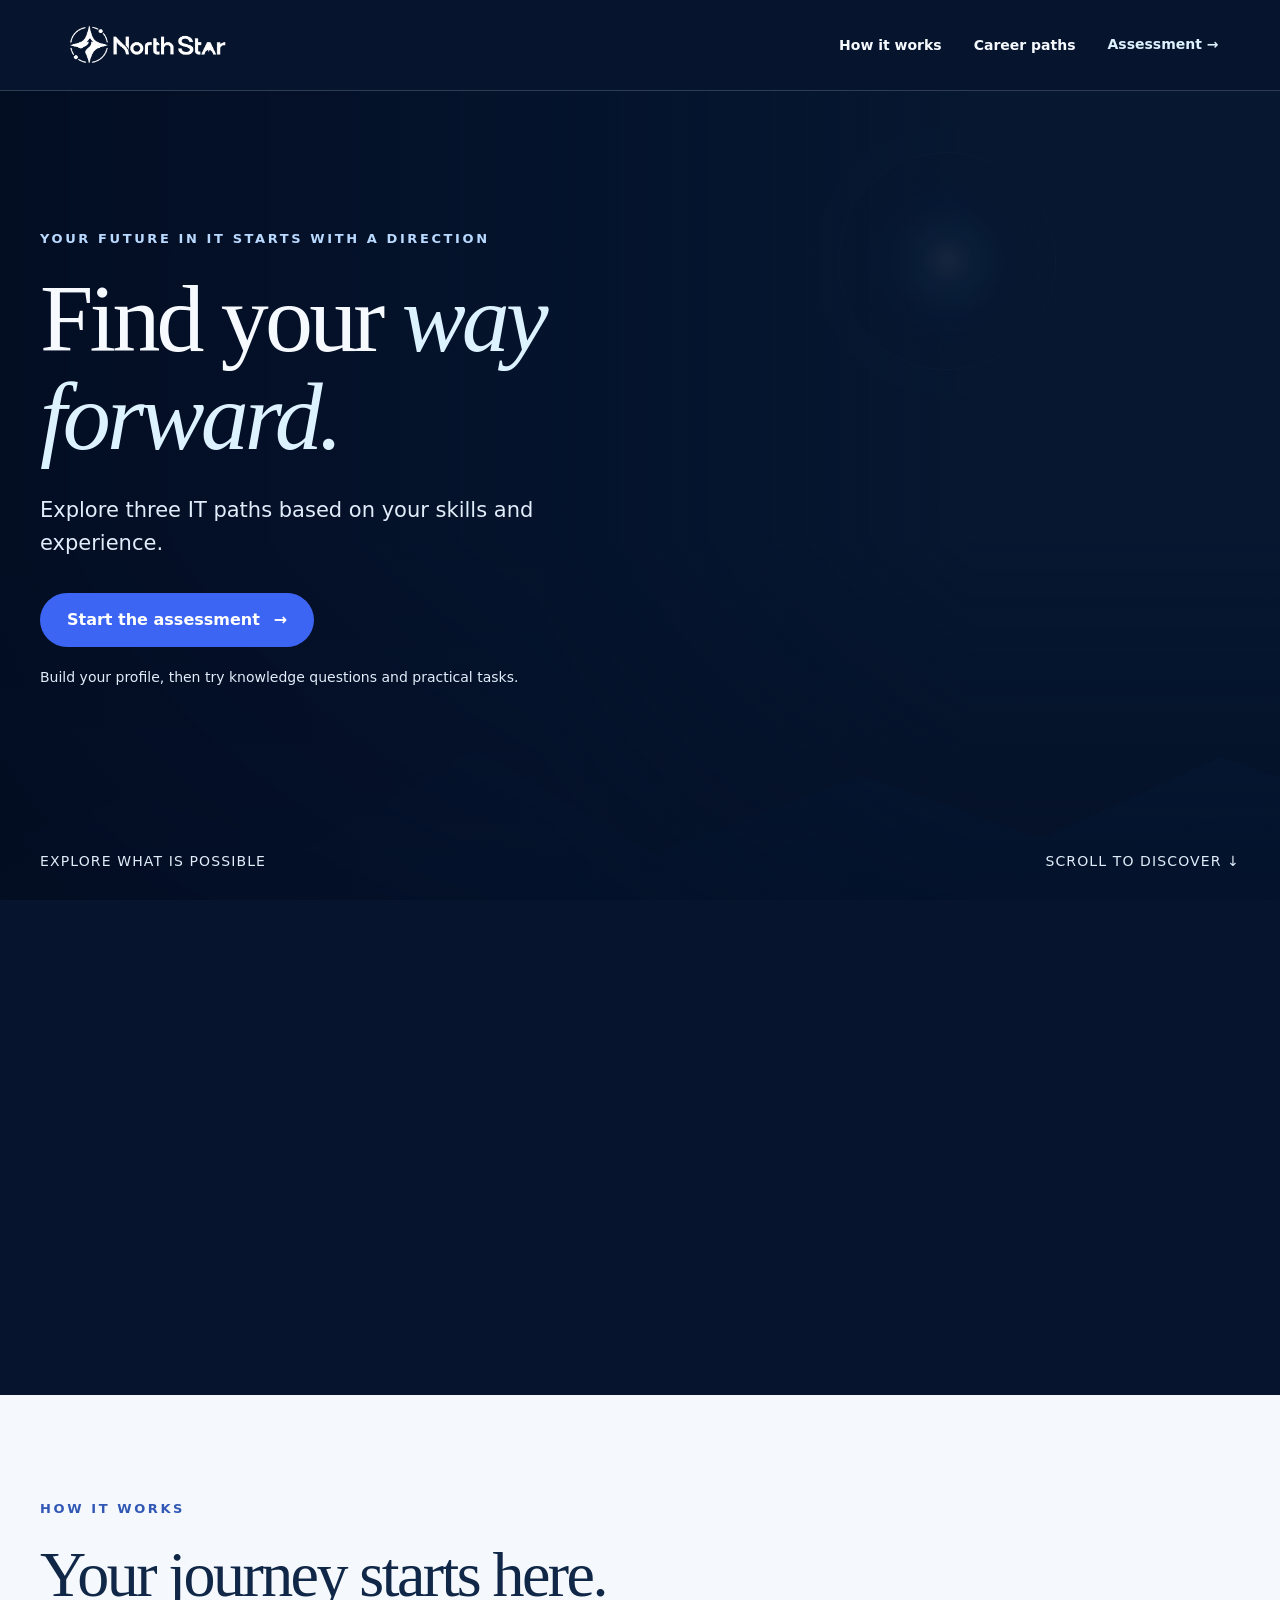
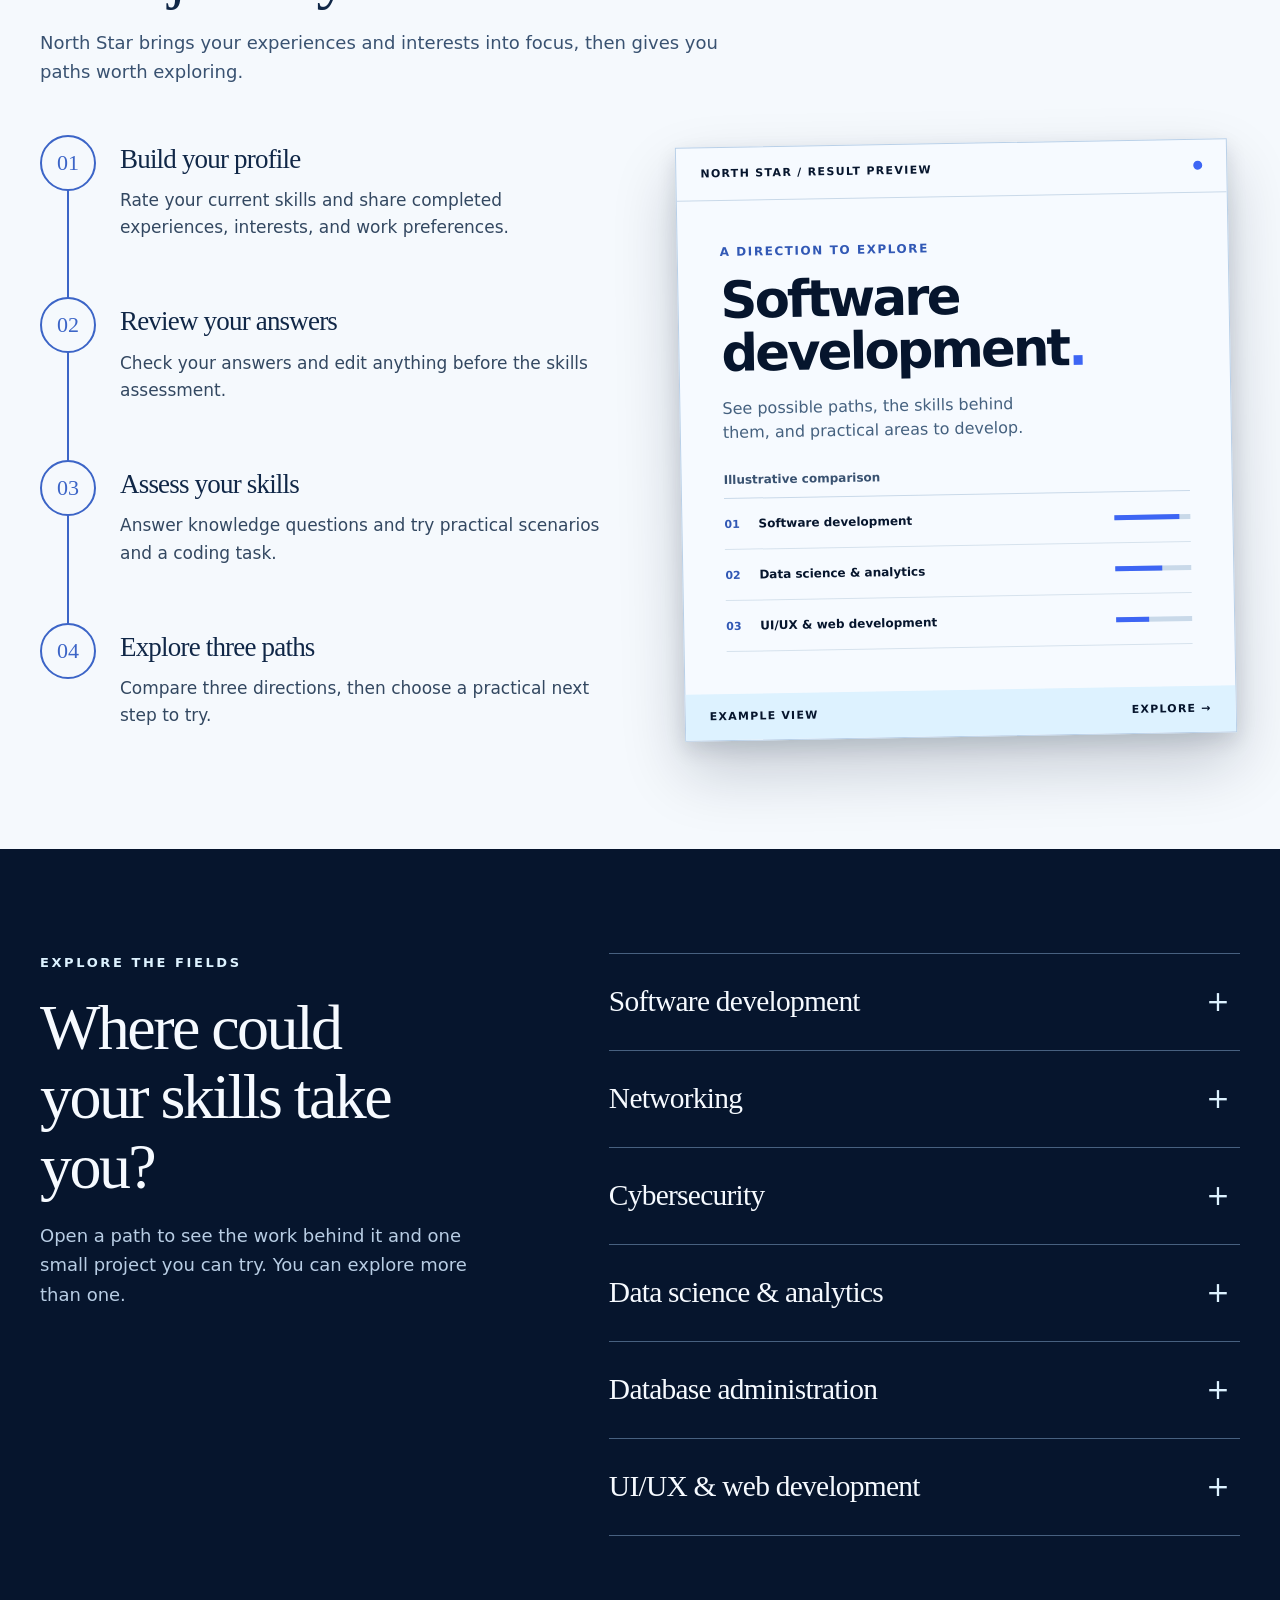
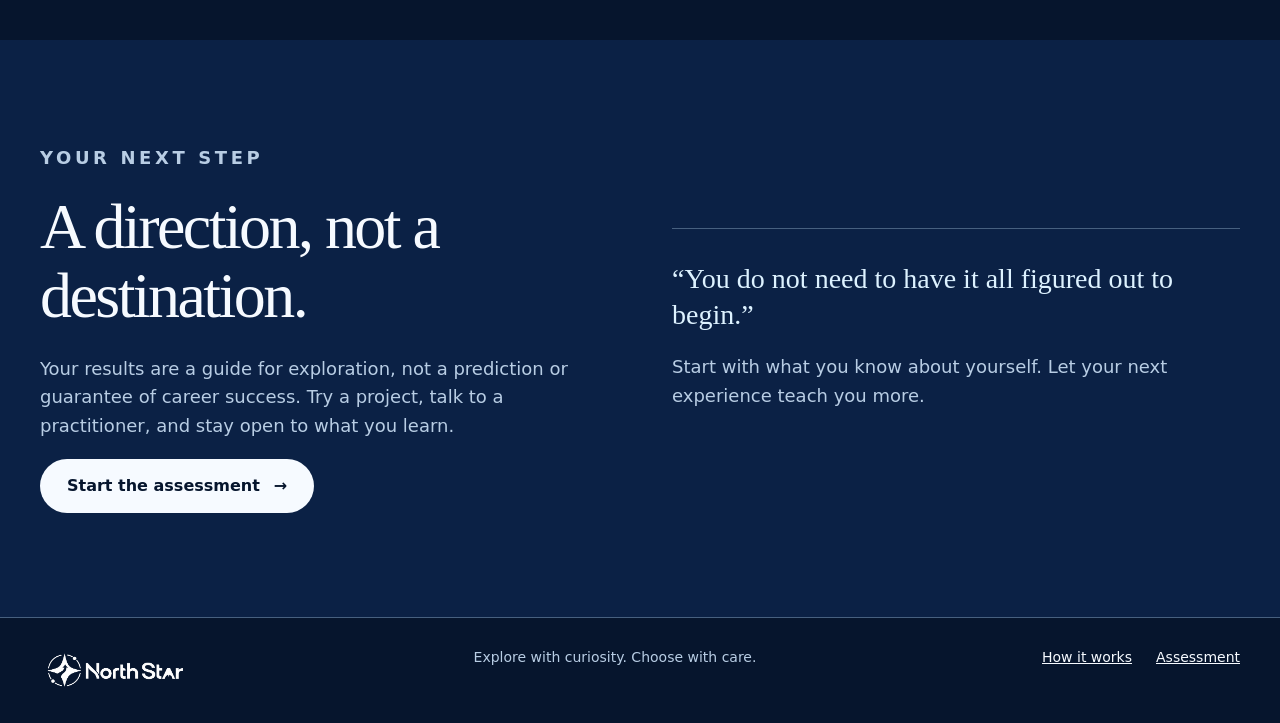
<file: index.html>
<!doctype html>
<html lang="en">
<head>
  <meta charset="utf-8">
  <meta name="viewport" content="width=device-width, initial-scale=1">
  <meta name="theme-color" content="#06152d">
  <title>North Star — Find your direction in IT</title>
  <meta name="description" content="Explore your skills, reflect on your experiences, and discover IT career paths worth investigating.">
  <style>
  :root { --night:#06152d; --surface:#0b2145; --surface-2:#12315b; --cobalt:#3d65f4; --ice:#ddf2ff; --white:#f6faff; --muted:#b8cde4; --line:#47607f; --ink:#102747; --paper:#f5f9fd; --radius:16px; --space:8px; --ease:220ms ease-out; }
  * { box-sizing:border-box; }
  html { scroll-behavior:smooth; }
  body { margin:0; background:var(--night); color:var(--white); font:400 16px/1.6 "Segoe UI",system-ui,sans-serif; }
  html { scrollbar-color:#7895ba var(--night); }
  ::selection { background:var(--ice); color:var(--night); }
  button,input,textarea { font:inherit; }
  button,a { -webkit-tap-highlight-color:transparent; }
  button { cursor:pointer; }
  a { color:inherit; }
  :focus-visible { outline:3px solid #a7dcff; outline-offset:4px; }
  .skip { position:absolute; left:16px; top:-80px; z-index:20; padding:12px 16px; background:var(--white); color:var(--night); }
  .skip:focus { top:16px; }
  .wrap { width:min(100% - 48px,1200px); margin-inline:auto; }
  @media (min-width:1440px) { .hero .wrap { width:min(calc(100% - clamp(96px,16vw,360px)),1500px); } }
  .hero-journey { position:relative; height:155svh; }
  .hero { position:sticky; top:0; height:100svh; min-height:100svh; display:flex; flex-direction:column; overflow:hidden; background:#071831; isolation:isolate; --journey-progress:0; --star-x:74%; --star-y:29%; }
  .hero-scene { position:absolute; inset:0; z-index:-2; overflow:hidden; pointer-events:none; }
  .hero-video { position:absolute; inset:0; width:100%; height:100%; object-fit:cover; object-position:center top; transform:translate3d(calc(var(--journey-progress) * -3%),calc(var(--journey-progress) * -1%),0) scale(calc(1 + var(--journey-progress) * .16)); transform-origin:var(--star-x) var(--star-y); will-change:transform; }
  @media (min-width:1025px) { .hero-video { top:96px; height:calc(100% + 96px); } }
  .scene-hill { position:absolute; inset:auto -4% -3%; height:29%; pointer-events:none; transform-origin:center bottom; will-change:transform; }
  .scene-hill--distant { background:#0b2b54; opacity:.24; clip-path:polygon(0 75%,13% 50%,26% 70%,38% 32%,51% 72%,66% 42%,79% 66%,92% 35%,100% 50%,100% 100%,0 100%); transform:translate3d(0,calc(var(--journey-progress) * -40px),0) scale(calc(1 + var(--journey-progress) * .05)); }
  .scene-hill--near { height:22%; background:#071d3d; opacity:.4; clip-path:polygon(0 70%,12% 40%,24% 67%,39% 55%,52% 77%,67% 45%,82% 70%,94% 39%,100% 57%,100% 100%,0 100%); transform:translate3d(0,calc(var(--journey-progress) * -80px),0) scale(calc(1 + var(--journey-progress) * .08)); }
  .star-rings,.star-glow { position:absolute; left:var(--star-x); top:var(--star-y); width:min(24vw,290px); aspect-ratio:1; border-radius:50%; pointer-events:none; transform:translate(-50%,-50%); }
  .star-rings { border:1px solid rgba(220,244,255,.35); box-shadow:0 0 0 34px rgba(190,227,255,.055),0 0 0 80px rgba(190,227,255,.028); opacity:calc(.1 + var(--journey-progress) * .55); transform:translate(-50%,-50%) scale(calc(.75 + var(--journey-progress) * .37)) rotate(calc(var(--journey-progress) * 12deg)); will-change:transform,opacity; }
  .star-glow { width:min(80vw,1000px); background:radial-gradient(circle,rgba(255,255,255,.95) 0%,rgba(119,210,255,.55) 20%,rgba(59,130,246,.18) 45%,transparent 70%); mix-blend-mode:screen; opacity:calc(.08 + var(--journey-progress) * .8); transform:translate(-50%,-50%) scale(calc(.18 + var(--journey-progress) * 2.5)); will-change:transform,opacity; }
  .journey-wash { position:absolute; inset:0; z-index:2; background:linear-gradient(180deg,transparent 0%,transparent 62%,var(--paper) 100%); opacity:clamp(0,calc((var(--journey-progress) - .8) * 5),1); pointer-events:none; }
  .hero::before { content:""; position:absolute; inset:0; z-index:-1; background:linear-gradient(90deg,rgba(3,13,34,.91) 0%,rgba(4,17,42,.68) 42%,rgba(4,17,42,.12) 76%),linear-gradient(0deg,rgba(3,13,34,.62),transparent 40%); }
  .nav-shell { position:relative; z-index:3; background:#06152d; border-bottom:1px solid rgba(221,242,255,.18); }
  .nav.wrap { width:min(100% - 2*clamp(20px,4.8vw,76px),1440px); }
  .nav { display:flex; align-items:center; justify-content:space-between; gap:24px; min-height:90px; }
  .brand,.footer-brand { display:inline-flex; align-items:center; width:max-content; flex:none; padding:0; background:transparent; text-decoration:none; }
  .brand-logo { display:block; width:170px; height:auto; filter:brightness(0) invert(1); }
  .footer-brand { background:transparent; padding:0; border-radius:0; }
  .footer-brand .brand-logo { width:148px; filter:brightness(0) invert(1); }
  .nav-links { display:flex; align-items:center; gap:32px; }
  .nav-links a { text-decoration:none; font-size:14px; font-weight:650; }
  .nav-links a:hover { text-decoration:none; }
  .nav-links a:not(.nav-cta):hover { color:var(--ice); }
  .text-link:hover { text-decoration:underline; text-underline-offset:5px; }
  .nav-cta { color:var(--ice); padding:10px 0; min-height:44px; font-size:14px; font-weight:700; transition:color var(--ease); }
  .nav-cta:hover { color:var(--white); }
  .nav-toggle { display:none; min-height:44px; padding:10px 14px; border:1px solid #fff8; border-radius:8px; background:none; color:var(--white); }
  .hero-content { flex:1; display:flex; flex-direction:column; justify-content:center; padding-block:72px 96px; opacity:clamp(0,calc(1 - (var(--journey-progress) - .2) * 1.8),1); transform:translate3d(0,calc(var(--journey-progress) * -28px),0); will-change:transform,opacity; }
  .eyebrow { margin:0 0 20px; color:#b9d9ff; font-size:13px; font-weight:700; letter-spacing:.2em; text-transform:uppercase; }
  h1,h2,h3,p { margin-top:0; }
  h1,h2,.display { font-family:Georgia,"Times New Roman",serif; font-weight:400; letter-spacing:-.04em; }
  h1 { max-width:780px; font-size:clamp(56px,7.8vw,96px); line-height:1.02; margin-bottom:28px; }
  h1 em { color:var(--ice); font-style:italic; }
  .hero-lead { max-width:550px; color:#e1edfa; font-size:clamp(18px,2vw,21px); line-height:1.6; margin-bottom:32px; }
  .button { display:inline-flex; align-items:center; justify-content:center; gap:14px; min-height:54px; padding:12px 26px; border:1px solid transparent; border-radius:999px; background:var(--cobalt); color:#fff; font-size:16px; font-weight:700; text-decoration:none; line-height:1.2; transition:transform var(--ease),background var(--ease); }
  .button:hover { background:#2d59ed; transform:translateY(-2px); }
  .button:active,.nav-cta:active { transform:translateY(0); }
  .button.secondary { background:transparent; color:var(--white); border-color:var(--line); }
  .button.secondary:hover { background:var(--surface-2); }
  .button.light { background:var(--white); color:var(--night); }
  .button.light:hover { background:var(--ice); }
  .button:disabled { opacity:.55; cursor:not-allowed; transform:none; }
  .assessment-transition { position:fixed; inset:0; z-index:1000; background:var(--night); pointer-events:none; clip-path:circle(0 at var(--origin-x) var(--origin-y)); will-change:clip-path; }
  .hero-note { margin:20px 0 0; color:#e1edfa; font-size:14px; line-height:1.5; }
  .hero-bottom { display:flex; align-items:center; justify-content:space-between; gap:20px; padding-bottom:28px; color:#e1edfa; font-size:14px; letter-spacing:.08em; text-transform:uppercase; opacity:clamp(0,calc(1 - var(--journey-progress) * 2),1); }
  .hero-bottom a { text-decoration:none; }
  .section { padding-block:104px; }
  .section-heading { max-width:720px; margin-bottom:48px; }
  .section-heading h2 { font-size:clamp(40px,5vw,68px); line-height:1.08; margin-bottom:20px; }
  .section-heading p:last-child { color:var(--muted); font-size:18px; }
  .intro { position:relative; background:var(--paper); color:var(--ink); }
  .intro .eyebrow,.paths .eyebrow { color:#3158b5; }
  .intro .section-heading p:last-child { color:#395271; }
  .steps { display:grid; grid-template-columns:repeat(3,minmax(0,1fr)); gap:32px; border-top:1px solid #b9cde1; }
  .step { padding-top:32px; }
  .step-number { display:block; margin-bottom:32px; color:#3c65c7; font:400 38px/1 Georgia,serif; }
  .step h3 { font:400 27px/1.2 Georgia,serif; letter-spacing:-.03em; margin-bottom:12px; }
  .step p { color:#334861; font-size:17px; line-height:1.6; max-width:34ch; margin:0; }
  .how-layout { display:grid; grid-template-columns:repeat(2,minmax(0,1fr)); gap:clamp(40px,5vw,72px); align-items:start; }
  .intro .steps { --path-progress:0; position:relative; grid-template-columns:minmax(0,1fr); gap:0; max-width:none; border:0; }
  .intro .steps::before,.intro .steps::after { content:""; position:absolute; left:27px; top:40px; bottom:72px; width:2px; background:#b9cde1; pointer-events:none; }
  .intro .steps::after { background:#3c65c7; transform:scaleY(var(--path-progress)); transform-origin:top; transition:transform 400ms ease-out; }
  .intro .step { position:relative; display:grid; grid-template-columns:56px minmax(0,1fr); gap:24px; align-items:start; padding:0 0 56px; border:0; }
  .intro .step:last-child { padding-bottom:0; }
  .intro .step-number { position:relative; z-index:1; display:grid; place-items:center; width:56px; height:56px; margin:0; border:2px solid #b9cde1; border-radius:50%; background:var(--paper); font-size:22px; transition:border-color 200ms ease-out,color 200ms ease-out; }
  .intro .step-copy { padding-top:8px; }
  .intro .step p { max-width:48ch; }
  .intro .step.is-visible .step-number { border-color:#3c65c7; }
  .how-motion .intro .step { opacity:0; transform:translateY(20px); transition:opacity 360ms ease-out,transform 360ms ease-out; }
  .how-motion .intro .step.is-visible { opacity:1; transform:none; }
  .how-preview { display:grid; place-items:center; min-width:0; padding:8px; }
  .preview-sheet { width:min(100%,560px); overflow:hidden; border:1px solid #b9d0e8; background:var(--white); color:var(--night); box-shadow:0 8px 20px rgba(6,21,45,.12),0 30px 64px rgba(6,21,45,.2); transform:rotate(-1deg); }
  .preview-sheet-head { display:flex; align-items:center; justify-content:space-between; gap:16px; padding:17px 24px; border-bottom:1px solid #c9d9e9; color:var(--night); font-size:11px; font-weight:800; letter-spacing:.12em; text-transform:uppercase; }
  .preview-sheet-head::after { content:""; flex:none; width:9px; height:9px; border-radius:50%; background:var(--cobalt); }
  .preview-sheet-body { padding:clamp(24px,4vw,42px); }
  .how-preview-label { margin:0 0 12px; color:#3158b5; font-size:12px; font-weight:800; letter-spacing:.13em; text-transform:uppercase; }
  .preview-sheet-body h3 { margin:0; font-size:clamp(35px,4vw,52px); line-height:1.03; letter-spacing:-.055em; }
  .preview-sheet-body h3 span { color:var(--cobalt); }
  .preview-sheet-description { max-width:31ch; margin:18px 0 26px; color:#45617f; font-size:16px; line-height:1.5; }
  .preview-metric { margin:0 0 8px; color:#395271; font-size:12px; font-weight:700; }
  .preview-results { display:grid; margin:0; border-top:1px solid #c9d9e9; }
  .preview-result { display:grid; grid-template-columns:24px minmax(0,1fr) 76px; align-items:center; gap:10px; min-height:51px; border-bottom:1px solid #d6e2ed; font-size:12px; }
  .how-motion .preview-result { opacity:0; transform:translateY(10px); transition:opacity 300ms ease-out,transform 300ms ease-out; }
  .how-motion .preview-result.is-visible { opacity:1; transform:none; }
  .preview-result-num { color:#3158b5; font-size:11px; font-weight:800; }
  .preview-result-name { min-width:0; font-weight:700; line-height:1.25; }
  .preview-result-bar { height:5px; background:#c9d9e9; }
  .preview-result-bar::before { content:""; display:block; width:var(--bar-width); height:100%; background:var(--cobalt); }
  .preview-sheet-foot { display:flex; align-items:center; justify-content:space-between; gap:12px; padding:14px 24px; background:var(--ice); color:var(--night); font-size:11px; font-weight:800; letter-spacing:.11em; text-transform:uppercase; }
  .preview-sheet-foot a { text-decoration:none; }
  .preview-sheet-foot a:hover { color:#3158b5; }
  .preview-sheet-foot a:focus-visible { outline-color:var(--cobalt); }
  .paths { background:var(--night); color:var(--white); }
  .paths-layout { display:grid; grid-template-columns:minmax(0,.85fr) minmax(0,1.15fr); gap:clamp(48px,8vw,112px); align-items:start; }
  .paths .section-heading { max-width:480px; margin:0; }
  .paths .eyebrow { color:var(--ice); }
  .paths .section-heading h2 { max-width:12ch; }
  .paths .section-heading > p:last-child { max-width:38ch; color:var(--muted); line-height:1.65; }
  .path-list { border-top:1px solid var(--line); }
  .path-item { border-bottom:1px solid var(--line); }
  .path-item summary { display:grid; grid-template-columns:minmax(0,1fr) 44px; align-items:center; gap:16px; min-height:96px; padding:24px 0; list-style:none; cursor:pointer; color:var(--white); }
  .path-item summary::-webkit-details-marker { display:none; }
  .path-item summary .path-name { font:400 clamp(23px,2.3vw,32px)/1.2 Georgia,serif; letter-spacing:-.025em; transition:color var(--ease); }
  .path-item summary::before,.path-item summary::after { display:grid; grid-column:2; grid-row:1; place-items:center; width:44px; height:44px; color:var(--ice); font:300 28px/1 system-ui,sans-serif; transition:opacity 180ms ease-out,transform 220ms ease-out; }
  .path-item summary::before { content:'+'; opacity:1; transform:rotate(0deg) scale(1); }
  .path-item summary::after { content:'−'; opacity:0; transform:rotate(-45deg) scale(.8); }
  .path-item[open] summary .path-name { color:var(--ice); }
  .path-item[open] summary::before { opacity:0; transform:rotate(45deg) scale(.8); }
  .path-item[open] summary::after { opacity:1; transform:rotate(0deg) scale(1); }
  @media (hover:hover) { .path-item summary:hover .path-name { color:var(--ice); } }
  .path-item summary:focus-visible { outline:3px solid var(--ice); outline-offset:4px; }
  .path-list { --path-rise:12px; --path-enter:220ms; --path-exit:145ms; }
  .path-detail { max-width:56ch; padding:0 64px 32px 0; color:var(--muted); line-height:1.6; }
  .path-item[open] .path-detail { animation:path-detail-enter var(--path-enter) ease-out both; }
  @keyframes path-detail-enter { from { opacity:0; transform:translateY(var(--path-rise)); } to { opacity:1; transform:translateY(0); } }
  .path-detail p { margin:0 0 12px; }
  .path-detail strong { color:var(--white); }
  .promise { background:var(--surface); }
  .promise-inner { display:grid; grid-template-columns:1fr 1fr; gap:64px; align-items:center; }
  .promise h2 { font-size:clamp(40px,5vw,70px); line-height:1.08; margin-bottom:24px; }
  .promise p { color:var(--muted); font-size:18px; max-width:56ch; }
  .promise-aside { border-top:1px solid var(--line); padding-top:32px; }
  .promise-aside strong { display:block; color:var(--ice); font:400 28px/1.3 Georgia,serif; margin-bottom:20px; }
  footer { padding-block:28px; border-top:1px solid var(--line); color:var(--muted); font-size:14px; }
  .footer-inner { display:flex; justify-content:space-between; gap:24px; }
  .footer-links { display:flex; gap:24px; }
  .footer-links a { color:var(--white); }
  .assessment.active { display:block; }
  .assessment-header { border-bottom:1px solid var(--line); }
  .assessment-header .wrap { display:flex; align-items:center; justify-content:space-between; gap:20px; padding-block:22px; }
  .assessment-main { width:min(100% - 48px,800px); margin:0 auto; padding:72px 0 120px; }
  .progress { display:flex; gap:8px; margin-bottom:48px; }
  .progress span { display:block; height:4px; flex:1; border-radius:99px; background:#34506e; }
  .progress span.current { background:var(--ice); }
  .flow-step { display:none; }
  .flow-step.active { display:block; }
  .flow-step h2 { font-size:clamp(38px,5vw,60px); line-height:1.1; margin-bottom:18px; }
  .flow-intro { color:var(--muted); font-size:18px; max-width:65ch; margin-bottom:40px; }
  .field { display:block; margin-bottom:24px; }
  .field > span { display:block; font-weight:700; margin-bottom:8px; }
  .field small { display:block; color:var(--muted); margin-top:6px; }
  .field input,.field textarea { display:block; width:100%; min-height:52px; border:1px solid #6682a6; border-radius:10px; background:#112747; color:var(--white); padding:12px 16px; }
  .field textarea { min-height:112px; resize:vertical; }
  .field input:focus,.field textarea:focus { border-color:var(--ice); }
  .error { display:none; color:#ffcfce; margin-top:6px; font-weight:600; }
  .field.invalid .error { display:block; }
  .field.invalid input,.field.invalid textarea { border-color:#ff9f9b; }
  .error-summary { display:none; border:1px solid #ff9f9b; border-radius:10px; padding:14px 18px; color:#ffdddd; margin-bottom:24px; }
  .error-summary.visible { display:block; }
  .choice-group { border:0; padding:0; margin:0 0 28px; min-width:0; }
  .choice-group legend { color:var(--white); font-weight:700; margin-bottom:12px; }
  .choice-grid { display:grid; grid-template-columns:repeat(2,minmax(0,1fr)); gap:12px; }
  .choice { position:relative; display:flex; align-items:center; min-height:60px; padding:14px 16px; border:1px solid var(--line); border-radius:10px; background:#112747; cursor:pointer; }
  .choice:hover { border-color:#a7caff; }
  .choice:has(input:checked) { border-color:var(--ice); background:#1a3a68; }
  .choice input { accent-color:var(--cobalt); margin:0 12px 0 0; width:18px; height:18px; flex:none; }
  .choice span { display:block; }
  .review-list { display:grid; gap:0; margin:0 0 36px; border-top:1px solid var(--line); }
  .review-item { display:grid; grid-template-columns:180px 1fr; gap:16px; border-bottom:1px solid var(--line); padding:18px 0; }
  .review-item dt { color:var(--muted); }
  .review-item dd { margin:0; overflow-wrap:anywhere; }
  .actions { display:flex; flex-wrap:wrap; gap:12px; margin-top:36px; }
  .result-grid { display:grid; gap:16px; margin-top:40px; }
  .result-card { border:1px solid var(--line); border-radius:var(--radius); padding:28px; background:var(--surface); }
  .result-card .rank { color:var(--ice); font-size:12px; font-weight:700; letter-spacing:.14em; text-transform:uppercase; }
  .result-card h3 { font:400 32px/1.2 Georgia,serif; margin:12px 0; }
  .result-card p { color:var(--muted); margin-bottom:16px; }
  .result-card strong { display:block; margin-bottom:8px; }
  .result-card ul { margin:0; padding-left:22px; color:var(--ice); }
  .note { border-top:1px solid var(--line); padding-top:20px; color:var(--muted); margin-top:32px; }
  @media (max-width:1024px) { .hero::before { background:linear-gradient(90deg,rgba(3,13,34,.88),rgba(3,13,34,.22)); } }
  @media (max-width:768px) { .wrap { width:min(100% - 40px,1200px); } .nav-links { gap:16px; } .section { padding-block:80px; } .steps { grid-template-columns:1fr; gap:0; } .step { padding-bottom:28px; border-bottom:1px solid #b9cde1; } .step-number { margin-bottom:16px; } .paths-layout { grid-template-columns:1fr; gap:40px; } .promise-inner { grid-template-columns:1fr; gap:32px; } .hero-content { padding-block:64px; } }
  @media (min-width:541px) and (max-width:1024px) {
    .nav { gap:16px; }
    .nav .brand-logo { width:148px; }
    .nav-links { gap:16px; }
    .nav-cta { padding-inline:0; }
    .hero-content { padding-top:48px; }
    .hero-content h1 { max-width:min(66vw,660px); }
    .hero-video { object-position:74% center; }
    .star-rings,.star-glow { left:calc(74% - var(--journey-progress) * 3%); }
    .scene-hill { inset:auto -6% -3%; }
    .scene-hill--distant { height:23%; opacity:.18; clip-path:polygon(0 78%,15% 61%,29% 73%,43% 48%,58% 70%,72% 55%,86% 69%,100% 50%,100% 100%,0 100%); transform:translate3d(0,calc(var(--journey-progress) * -32px),0) scale(calc(1 + var(--journey-progress) * .04)); }
    .scene-hill--near { height:17%; opacity:.3; clip-path:polygon(0 68%,16% 50%,32% 70%,49% 57%,65% 76%,81% 55%,100% 64%,100% 100%,0 100%); transform:translate3d(0,calc(var(--journey-progress) * -56px),0) scale(calc(1 + var(--journey-progress) * .06)); }
  }
  @media (max-width:540px) { .hero { min-height:100svh; --star-x:68%; --star-y:29%; } .hero-video { object-position:76% center; } .hero::before { background:linear-gradient(90deg,rgba(3,13,34,.88),rgba(3,13,34,.45)),linear-gradient(0deg,rgba(3,13,34,.7),transparent 45%); } .brand-logo,.footer-brand .brand-logo { width:128px; } h1 { font-size:clamp(52px,14vw,72px); } .hero-bottom span { display:none; } .path-list { --path-rise:6px; --path-enter:180ms; --path-exit:120ms; } .path-item summary { min-height:80px; } .path-item summary .path-name { font-size:23px; } .path-detail { padding-right:0; } .footer-inner { flex-direction:column; } }
  @media (max-width:540px) {
    .hero-journey { height:125svh; }
    .hero-content { opacity:clamp(0,calc(1 - (var(--journey-progress) - .3) * 2.2),1); }
    .scene-hill { inset:auto -8% -2%; transform-origin:center bottom; }
    .scene-hill--distant { height:18%; opacity:.16; clip-path:polygon(0 77%,16% 72%,31% 61%,47% 66%,65% 49%,82% 59%,100% 52%,100% 100%,0 100%); transform:translate3d(0,calc(var(--journey-progress) * -24px),0) scale(calc(1 + var(--journey-progress) * .03)); }
    .scene-hill--near { height:14%; opacity:.28; clip-path:polygon(0 63%,18% 69%,35% 58%,53% 72%,70% 55%,86% 63%,100% 47%,100% 100%,0 100%); transform:translate3d(0,calc(var(--journey-progress) * -44px),0) scale(calc(1 + var(--journey-progress) * .05)); }
  }
  @media (max-width:650px) {
    .nav { min-height:76px; }
    .nav .brand-logo { width:128px; }
    .nav-toggle { display:block; }
    .nav-links { display:none; position:absolute; top:100%; left:0; right:0; z-index:5; flex-direction:column; align-items:stretch; gap:20px; padding:20px clamp(20px,4.8vw,76px); background:var(--night); border-bottom:1px solid rgba(221,242,255,.18); }
    .nav-links.open { display:flex; }
    .nav-links .nav-cta { align-self:flex-start; }
  }
  @media (max-width:900px) { .how-layout { grid-template-columns:minmax(0,1fr); gap:48px; } }
  @media (max-width:540px) { .how-preview { padding:8px; } .preview-sheet { transform:rotate(-.4deg); } .preview-sheet-head,.preview-sheet-foot { padding-inline:18px; } .preview-sheet-body { padding:26px 22px; } .preview-sheet-body h3 { font-size:clamp(35px,10vw,47px); } .preview-result { grid-template-columns:20px minmax(0,1fr) 54px; gap:7px; font-size:11px; } }
  @media (max-width:768px) { .intro .step { grid-template-columns:48px minmax(0,1fr); gap:16px; padding-bottom:40px; } .intro .step-number { width:48px; height:48px; font-size:19px; } .intro .steps::before,.intro .steps::after { left:23px; top:36px; bottom:60px; } }
  @media (prefers-reduced-motion:reduce) { html { scroll-behavior:auto; } .hero-journey { height:auto; } .hero { position:relative; } .hero-video,.hero-content,.scene-hill,.preview-sheet { transform:none!important; } .hero-content,.hero-bottom { opacity:1!important; } .star-rings,.star-glow,.journey-wash { display:none; } .how-motion .intro .step,.how-motion .preview-result { opacity:1; transform:none; transition:none; } .path-item[open] .path-detail { animation:none; } .intro .steps::after { transform:scaleY(1); transition:none; } .assessment-transition { display:none; } }
  </style>
</head>
<body>
  <a class="skip" href="#main">Skip to content</a>
  <div id="landing">
    <div class="hero-journey" id="heroJourney">
    <header class="hero" id="top">
      <div class="hero-scene" aria-hidden="true">
        <video class="hero-video" id="heroVideo" autoplay muted loop playsinline preload="metadata"><source src="assets/video.mp4" type="video/mp4"></video>
        <div class="scene-hill scene-hill--distant"></div><div class="scene-hill scene-hill--near"></div>
        <div class="star-rings"></div><div class="star-glow"></div>
      </div>
      <div class="nav-shell"><nav class="nav wrap" aria-label="Main navigation">
        <a class="brand" href="#top"><img class="brand-logo" src="assets/north-star-logo.png" alt="North Star" width="2048" height="687"></a>
        <button class="nav-toggle" type="button" aria-expanded="false" aria-controls="nav-links">Menu</button>
        <div class="nav-links" id="nav-links"><a href="#how">How it works</a><a href="#paths">Career paths</a><a class="nav-cta" href="assessment.html">Assessment <span aria-hidden="true">→</span></a></div>
      </nav></div>
      <div class="hero-content wrap">
        <p class="eyebrow">Your future in IT starts with a direction</p>
        <h1>Find your <em>way forward.</em></h1>
        <p class="hero-lead">Explore three IT paths based on your skills and experience.</p>
        <div><a class="button" href="assessment.html">Start the assessment <span aria-hidden="true">→</span></a></div>
        <p class="hero-note">Build your profile, then try knowledge questions and practical tasks.</p>
      </div>
      <div class="hero-bottom wrap"><span>Explore what is possible</span><a href="#how">Scroll to discover ↓</a></div>
      <div class="journey-wash" aria-hidden="true"></div>
    </header>
    </div>
    <main id="main">
      <section class="section intro" id="how" aria-labelledby="how-title"><div class="wrap">
        <div class="section-heading"><p class="eyebrow">How it works</p><h2 id="how-title">Your journey starts here.</h2><p>North Star brings your experiences and interests into focus, then gives you paths worth exploring.</p></div>
        <div class="how-layout"><div class="steps">
          <article class="step"><span class="step-number">01</span><div class="step-copy"><h3>Build your profile</h3><p>Rate your current skills and share completed experiences, interests, and work preferences.</p></div></article>
          <article class="step"><span class="step-number">02</span><div class="step-copy"><h3>Review your answers</h3><p>Check your answers and edit anything before the skills assessment.</p></div></article>
          <article class="step"><span class="step-number">03</span><div class="step-copy"><h3>Assess your skills</h3><p>Answer knowledge questions and try practical scenarios and a coding task.</p></div></article>
          <article class="step"><span class="step-number">04</span><div class="step-copy"><h3>Explore three paths</h3><p>Compare three directions, then choose a practical next step to try.</p></div></article>
        </div><aside class="how-preview" aria-label="Example result preview"><div class="preview-sheet"><div class="preview-sheet-head"><span>North Star / Result preview</span></div><div class="preview-sheet-body"><p class="how-preview-label">A direction to explore</p><h3>Software<br>development<span>.</span></h3><p class="preview-sheet-description">See possible paths, the skills behind them, and practical areas to develop.</p><p class="preview-metric">Illustrative comparison</p><div class="preview-results"><div class="preview-result"><span class="preview-result-num">01</span><span class="preview-result-name">Software development</span><span class="preview-result-bar" style="--bar-width:86%" aria-hidden="true"></span></div><div class="preview-result"><span class="preview-result-num">02</span><span class="preview-result-name">Data science &amp; analytics</span><span class="preview-result-bar" style="--bar-width:62%" aria-hidden="true"></span></div><div class="preview-result"><span class="preview-result-num">03</span><span class="preview-result-name">UI/UX &amp; web development</span><span class="preview-result-bar" style="--bar-width:43%" aria-hidden="true"></span></div></div></div><div class="preview-sheet-foot"><span>Example view</span><a href="assessment.html">Explore →</a></div></div></aside></div>
      </div></section>
      <section class="section paths" id="paths" aria-labelledby="paths-title"><div class="wrap paths-layout">
        <div class="section-heading"><p class="eyebrow">Explore the fields</p><h2 id="paths-title">Where could your skills take you?</h2><p>Open a path to see the work behind it and one small project you can try. You can explore more than one.</p></div>
        <div class="path-list">
          <details class="path-item"><summary><span class="path-name">Software development</span></summary><div class="path-detail"><p>Build useful tools and turn ideas into working applications.</p><p><strong>Try this:</strong> Make a small app that solves a problem you know.</p></div></details>
          <details class="path-item"><summary><span class="path-name">Networking</span></summary><div class="path-detail"><p>Connect systems and help information move reliably.</p><p><strong>Try this:</strong> Map a simple home or campus network.</p></div></details>
          <details class="path-item"><summary><span class="path-name">Cybersecurity</span></summary><div class="path-detail"><p>Understand risks and help keep people and systems safer.</p><p><strong>Try this:</strong> Complete a beginner security lab in a safe practice environment.</p></div></details>
          <details class="path-item"><summary><span class="path-name">Data science &amp; analytics</span></summary><div class="path-detail"><p>Find patterns in information and turn them into insight.</p><p><strong>Try this:</strong> Visualize one finding from a public dataset.</p></div></details>
          <details class="path-item"><summary><span class="path-name">Database administration</span></summary><div class="path-detail"><p>Organize, protect, and maintain the data that teams depend on.</p><p><strong>Try this:</strong> Design a database schema for a familiar small project.</p></div></details>
          <details class="path-item"><summary><span class="path-name">UI/UX &amp; web development</span></summary><div class="path-detail"><p>Shape digital experiences that people can understand and use.</p><p><strong>Try this:</strong> Improve one project screen and ask a classmate to use it.</p></div></details>
        </div>
      </div></section>
      <section class="section promise" aria-labelledby="promise-title"><div class="wrap promise-inner">
        <div><p class="eyebrow">Your next step</p><h2 id="promise-title">A direction, not a destination.</h2><p>Your results are a guide for exploration, not a prediction or guarantee of career success. Try a project, talk to a practitioner, and stay open to what you learn.</p><a class="button light" href="assessment.html">Start the assessment <span aria-hidden="true">→</span></a></div>
        <div class="promise-aside"><strong>“You do not need to have it all figured out to begin.”</strong><p>Start with what you know about yourself. Let your next experience teach you more.</p></div>
      </div></section>
    </main>
    <footer><div class="wrap footer-inner"><span class="footer-brand"><img class="brand-logo" src="assets/north-star-logo.png" alt="North Star" width="2048" height="687"></span><span>Explore with curiosity. Choose with care.</span><div class="footer-links"><a href="#how">How it works</a><a href="assessment.html">Assessment</a></div></div></footer>
  </div>

  <script>
  (() => {
    const hero = document.getElementById('top');
    const journey = document.getElementById('heroJourney');
    const reduceMotion = matchMedia('(prefers-reduced-motion: reduce)');
    const menu = document.querySelector('.nav-toggle');
    const menuLinks = document.getElementById('nav-links');
    menu.addEventListener('click', () => {
      const open = menu.getAttribute('aria-expanded') !== 'true';
      menu.setAttribute('aria-expanded', String(open));
      menuLinks.classList.toggle('open', open);
    });
    menuLinks.addEventListener('click', event => {
      if (event.target.closest('a')) { menu.setAttribute('aria-expanded', 'false'); menuLinks.classList.remove('open'); }
    });
    const pathList = document.querySelector('#paths .path-list');
    const pathItems = [...pathList.querySelectorAll('.path-item')];
    const closingPaths = new WeakMap();
    let pathRequest = 0;
    function closePath(item) {
      if (!item.open) return Promise.resolve();
      if (reduceMotion.matches || !item.animate) { item.open = false; return Promise.resolve(); }
      const detail = item.querySelector('.path-detail');
      const styles = getComputedStyle(pathList);
      const duration = parseFloat(styles.getPropertyValue('--path-exit')) || 145;
      const rise = styles.getPropertyValue('--path-rise').trim() || '12px';
      const animation = detail.animate([{opacity:1,transform:'translateY(0)'},{opacity:0,transform:`translateY(-${rise})`}],{duration,easing:'ease-in',fill:'forwards'});
      closingPaths.set(item,animation);
      return animation.finished.catch(() => {}).then(() => {
        if (closingPaths.get(item) !== animation) return;
        closingPaths.delete(item);
        item.open = false;
      });
    }
    pathItems.forEach(item => item.querySelector('summary').addEventListener('click', async event => {
      event.preventDefault();
      const request = ++pathRequest;
      const closing = closingPaths.get(item);
      if (closing) { closingPaths.delete(item); closing.cancel(); return; }
      if (item.open) { await closePath(item); return; }
      await Promise.all(pathItems.filter(other => other.open).map(closePath));
      if (request === pathRequest) item.open = true;
    }));
    if (!reduceMotion.matches && 'IntersectionObserver' in window) {
      const howSteps = [...document.querySelectorAll('#how .step')];
      const howPath = document.querySelector('#how .steps');
      const previewRows = [...document.querySelectorAll('#how .preview-result')];
      const stackedPreview = matchMedia('(max-width: 900px)').matches;
      if (stackedPreview) {
        const previewObserver = new IntersectionObserver(entries => {
          if (!entries.some(entry => entry.isIntersecting)) return;
          previewObserver.disconnect();
          previewRows.forEach((row,index) => window.setTimeout(() => row.classList.add('is-visible'),index * 160));
        },{threshold:.2});
        previewObserver.observe(document.querySelector('#how .how-preview'));
      }
      const howObserver = new IntersectionObserver(entries => {
        if (!entries.some(entry => entry.isIntersecting)) return;
        howObserver.disconnect();
        howSteps.forEach((step,index) => {
          window.setTimeout(() => {
            step.classList.add('is-visible');
            howPath.style.setProperty('--path-progress',String(index / (howSteps.length - 1)));
            if (!stackedPreview && index > 0) previewRows[index - 1].classList.add('is-visible');
          },index * 180);
        });
      },{threshold:.05});
      document.documentElement.classList.add('how-motion');
      howObserver.observe(howPath);
    }
    if (!reduceMotion.matches) {
      let motionPending = false;
      const paintJourney = () => {
        const bounds = journey.getBoundingClientRect();
        const distance = Math.max(1,bounds.height - window.innerHeight);
        const progress = Math.max(0,Math.min(1,-bounds.top / distance));
        hero.style.setProperty('--journey-progress',progress.toFixed(3));
        motionPending = false;
      };
      const scheduleJourney = () => {
        if (!motionPending) { motionPending = true; requestAnimationFrame(paintJourney); }
      };
      window.addEventListener('scroll',scheduleJourney,{passive:true});
      window.addEventListener('resize',scheduleJourney);
      paintJourney();
    }
    let assessmentOpening = false;
    document.addEventListener('click', event => {
      const link = event.target.closest('a[href="assessment.html"]');
      if (!link || event.defaultPrevented || event.button !== 0 || event.metaKey ||
          event.ctrlKey || event.shiftKey || event.altKey || link.target ||
          assessmentOpening || reduceMotion.matches || !Element.prototype.animate) return;

      event.preventDefault();
      assessmentOpening = true;
      const bounds = link.getBoundingClientRect();
      const x = event.detail === 0 ? bounds.left + bounds.width / 2 : event.clientX;
      const y = event.detail === 0 ? bounds.top + bounds.height / 2 : event.clientY;
      const radius = Math.hypot(Math.max(x, innerWidth - x), Math.max(y, innerHeight - y)) + 24;
      const cover = document.createElement('div');
      cover.className = 'assessment-transition';
      cover.setAttribute('aria-hidden', 'true');
      cover.style.setProperty('--origin-x', `${x}px`);
      cover.style.setProperty('--origin-y', `${y}px`);
      document.body.append(cover);
      const destination = new URL(link.href);
      destination.searchParams.set('enter', '1');
      const navigate = () => location.assign(destination.href);
      requestAnimationFrame(() => {
        cover.animate([
          { clipPath: `circle(0px at ${x}px ${y}px)` },
          { clipPath: `circle(${radius}px at ${x}px ${y}px)` }
        ], { duration: 320, easing: 'cubic-bezier(.22,1,.36,1)', fill: 'forwards' })
          .finished.then(navigate, navigate);
      });
    });
  })();
  </script>
</body>
</html>
</file>
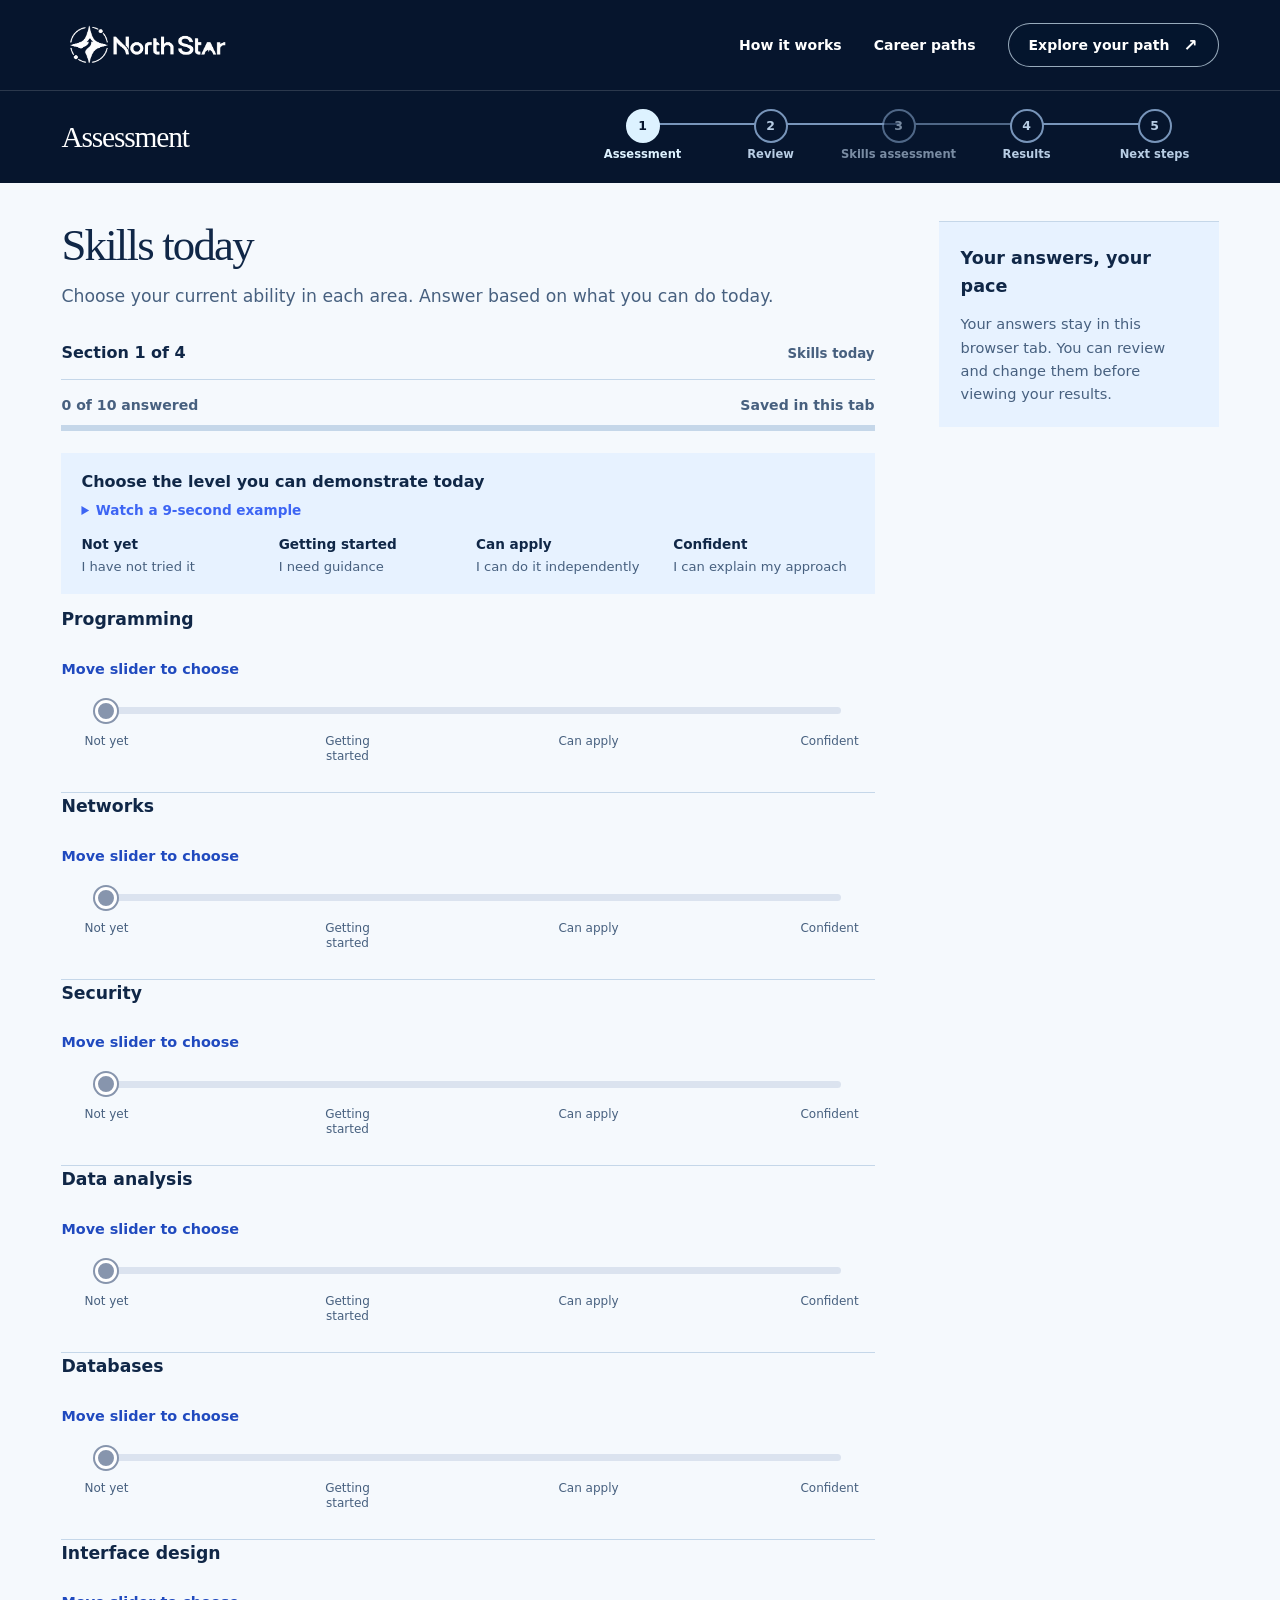
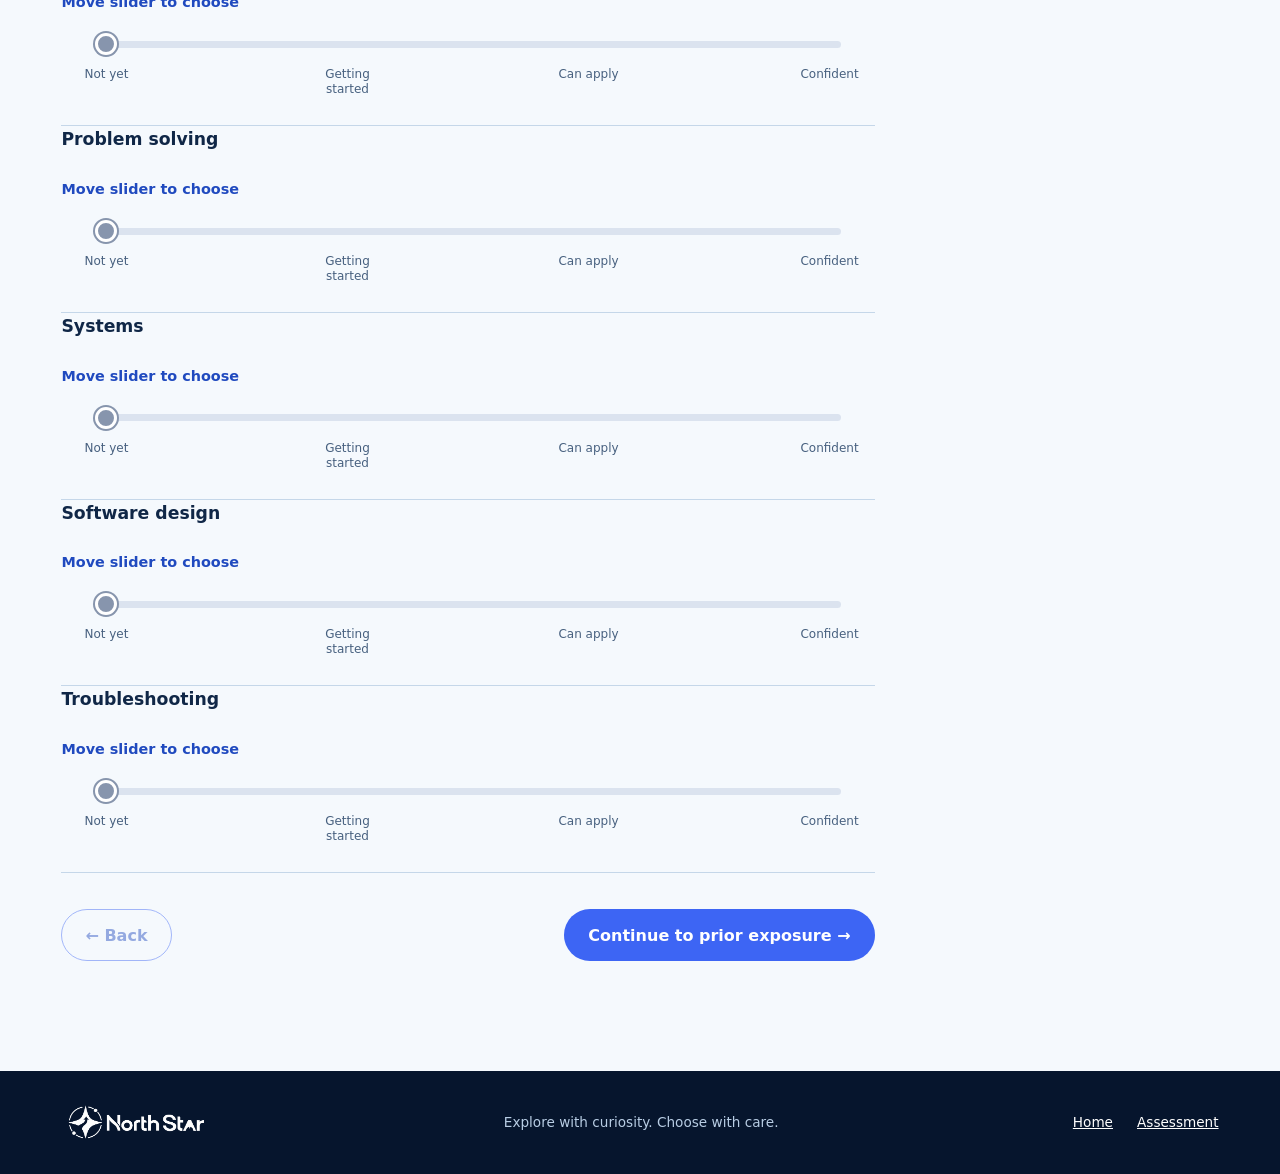
<file: assessment.html>
<!doctype html><html lang="en"><head><meta charset="utf-8"><meta name="viewport" content="width=device-width, initial-scale=1"><meta name="theme-color" content="#06152d"><title>Assessment — North Star</title><meta name="description" content="Reflect on your IT skills, experience, interests, and work preferences to explore career directions."><style>html.assessment-enter::before{content:"";position:fixed;inset:0;z-index:9999;background:#06152d;pointer-events:none;opacity:1;transition:opacity .22s ease-out}html.assessment-enter.assessment-ready::before{opacity:0}@media(prefers-reduced-motion:reduce){html.assessment-enter::before{display:none}}</style><script>if(new URLSearchParams(location.search).has("enter")&&!matchMedia("(prefers-reduced-motion: reduce)").matches){document.documentElement.classList.add("assessment-enter");addEventListener("load",()=>requestAnimationFrame(()=>requestAnimationFrame(()=>{document.documentElement.classList.add("assessment-ready");setTimeout(()=>document.documentElement.classList.remove("assessment-enter","assessment-ready"),260)})),{once:true})}</script><link rel="stylesheet" href="styles/student.css"><link rel="stylesheet" href="styles/journey-header.css"></head><body data-page="assessment"><a class="skip" href="#main">Skip to content</a><header class="site-header"><nav class="nav container" aria-label="Main navigation"><a class="brand" href="index.html"><img src="assets/north-star-logo.png" alt="North Star" width="2048" height="687"></a><button class="nav-toggle" type="button" aria-expanded="false" aria-controls="nav-links">Menu</button><div class="nav-links" id="nav-links"><a href="index.html#how">How it works</a><a href="index.html#paths">Career paths</a><a class="button button-primary" href="assessment.html" aria-current="page">Explore your path <span class="arrow" aria-hidden="true">↗</span></a></div></nav></header><main id="main"><section class="flow-top"><div class="container"><h1>Assessment</h1><p>Build a profile across four sections. Skills and prior exposure shape your ranking; interests and work style add context for reflection.</p><div class="flow-nav" aria-label="Progress"><span class="active">Assessment</span><span>Review</span><span>Results</span><span>Next steps</span></div></div></section><div class="container layout"><section class="main-panel" aria-labelledby="page-heading"><h2 class="page-title" id="page-heading">Your assessment</h2><p class="lede" id="step-lead"></p><div id="assessment-content"></div></section><aside class="sidebar"><h2>Your answers, your pace</h2><p>Your answers stay in this browser tab. You can review and change them before viewing your results.</p></aside></div></main><footer class="footer"><div class="container footer-bottom"><a class="footer-brand" href="index.html"><img src="assets/north-star-logo.png" alt="North Star" width="2048" height="687"></a><span>Explore with curiosity. Choose with care.</span><div class="footer-links"><a href="index.html">Home</a><a href="assessment.html">Assessment</a></div></div></footer><script src="scripts/student.js" defer></script><script src="scripts/journey.js" defer></script></body></html>
</file>
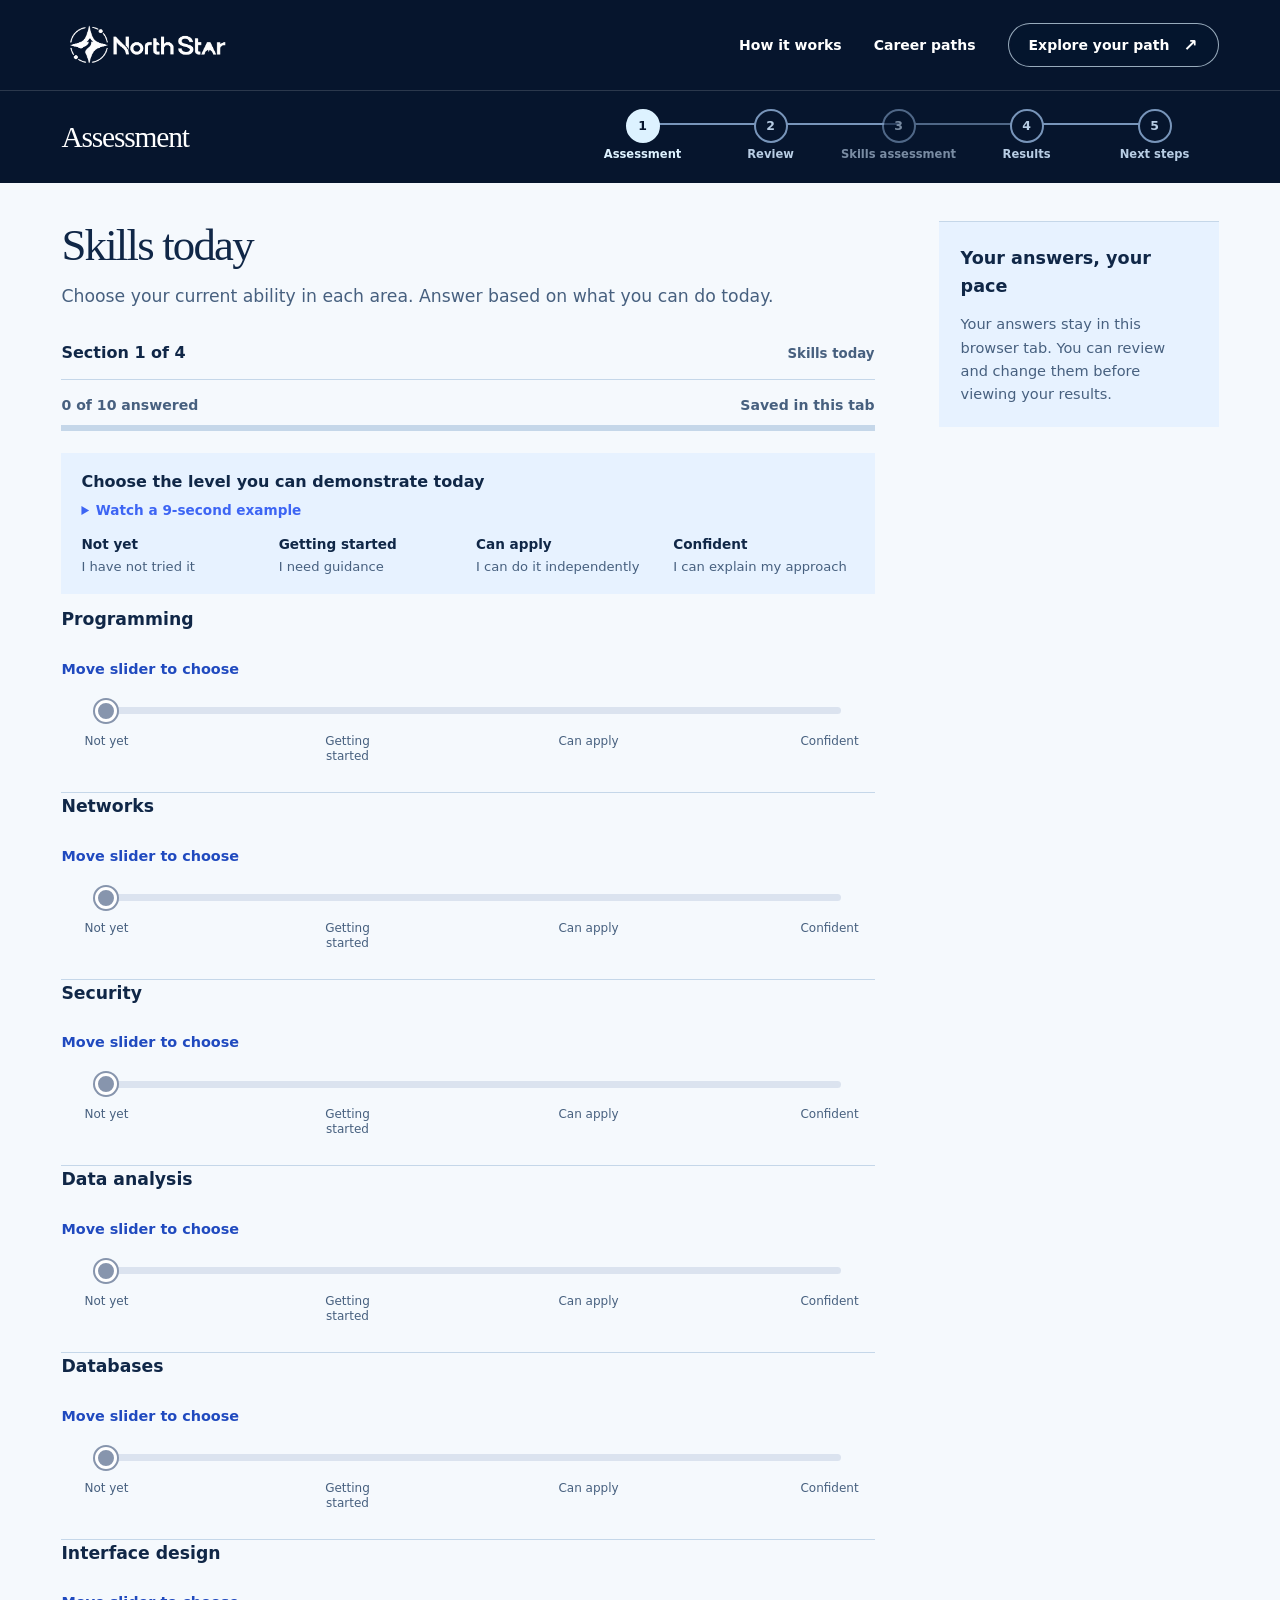
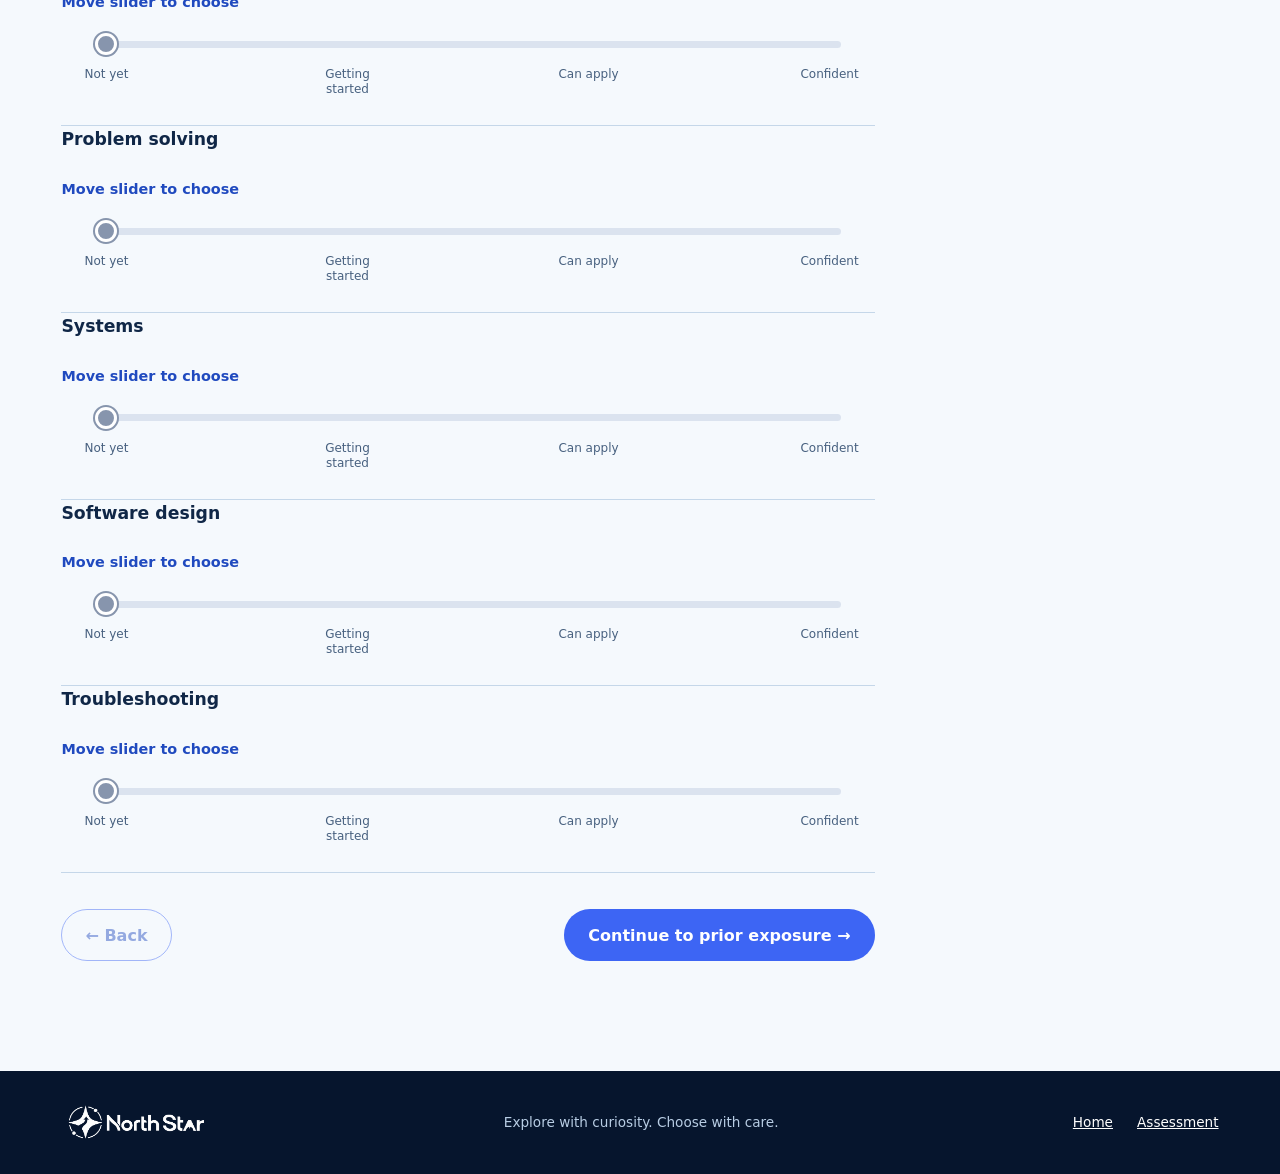
<file: next-steps.html>
<!doctype html><html lang="en"><head><meta charset="utf-8"><meta name="viewport" content="width=device-width, initial-scale=1"><meta name="theme-color" content="#06152d"><title>Skill development and next steps — North Star</title><meta name="description" content="Turn your North Star results into practical skills and next steps."><link rel="stylesheet" href="styles/student.css"><link rel="stylesheet" href="styles/journey-header.css"></head><body data-page="next"><a class="skip" href="#main">Skip to content</a><header class="site-header"><nav class="nav container" aria-label="Main navigation"><a class="brand" href="index.html"><img src="assets/north-star-logo.png" alt="North Star" width="2048" height="687"></a><button class="nav-toggle" type="button" aria-expanded="false" aria-controls="nav-links">Menu</button><div class="nav-links" id="nav-links"><a href="index.html#how">How it works</a><a href="index.html#paths">Career paths</a><a class="button button-primary" href="assessment.html">Explore your path <span class="arrow" aria-hidden="true">↗</span></a></div></nav></header><main id="main"><section class="flow-top"><div class="container"><h1>Next steps</h1><p>See skills to strengthen and choose a practical next step for any of your top three paths.</p><div class="flow-nav" aria-label="Progress"><a href="assessment.html">Assessment</a><a href="review.html">Review</a><a href="results.html">Results</a><span class="active">Next steps</span></div></div></section><div class="container layout"><section class="main-panel" aria-labelledby="page-heading"><h2 class="page-title" id="page-heading">Skill development &amp; next steps</h2><p class="lede">See skills to strengthen and choose a practical next step for any of your top three paths.</p><div id="next-content"></div></section><aside class="sidebar"><h2>Use this as a starting point</h2><p>Use these practice ideas as a starting point. Discuss your plans with an adviser and check current role requirements.</p></aside></div></main><footer class="footer"><div class="container footer-bottom"><a class="footer-brand" href="index.html"><img src="assets/north-star-logo.png" alt="North Star" width="2048" height="687"></a><span>Explore with curiosity. Choose with care.</span><div class="footer-links"><a href="index.html">Home</a><a href="assessment.html">Assessment</a></div></div></footer><script src="scripts/student.js" defer></script><script src="scripts/journey.js" defer></script></body></html>
</file>
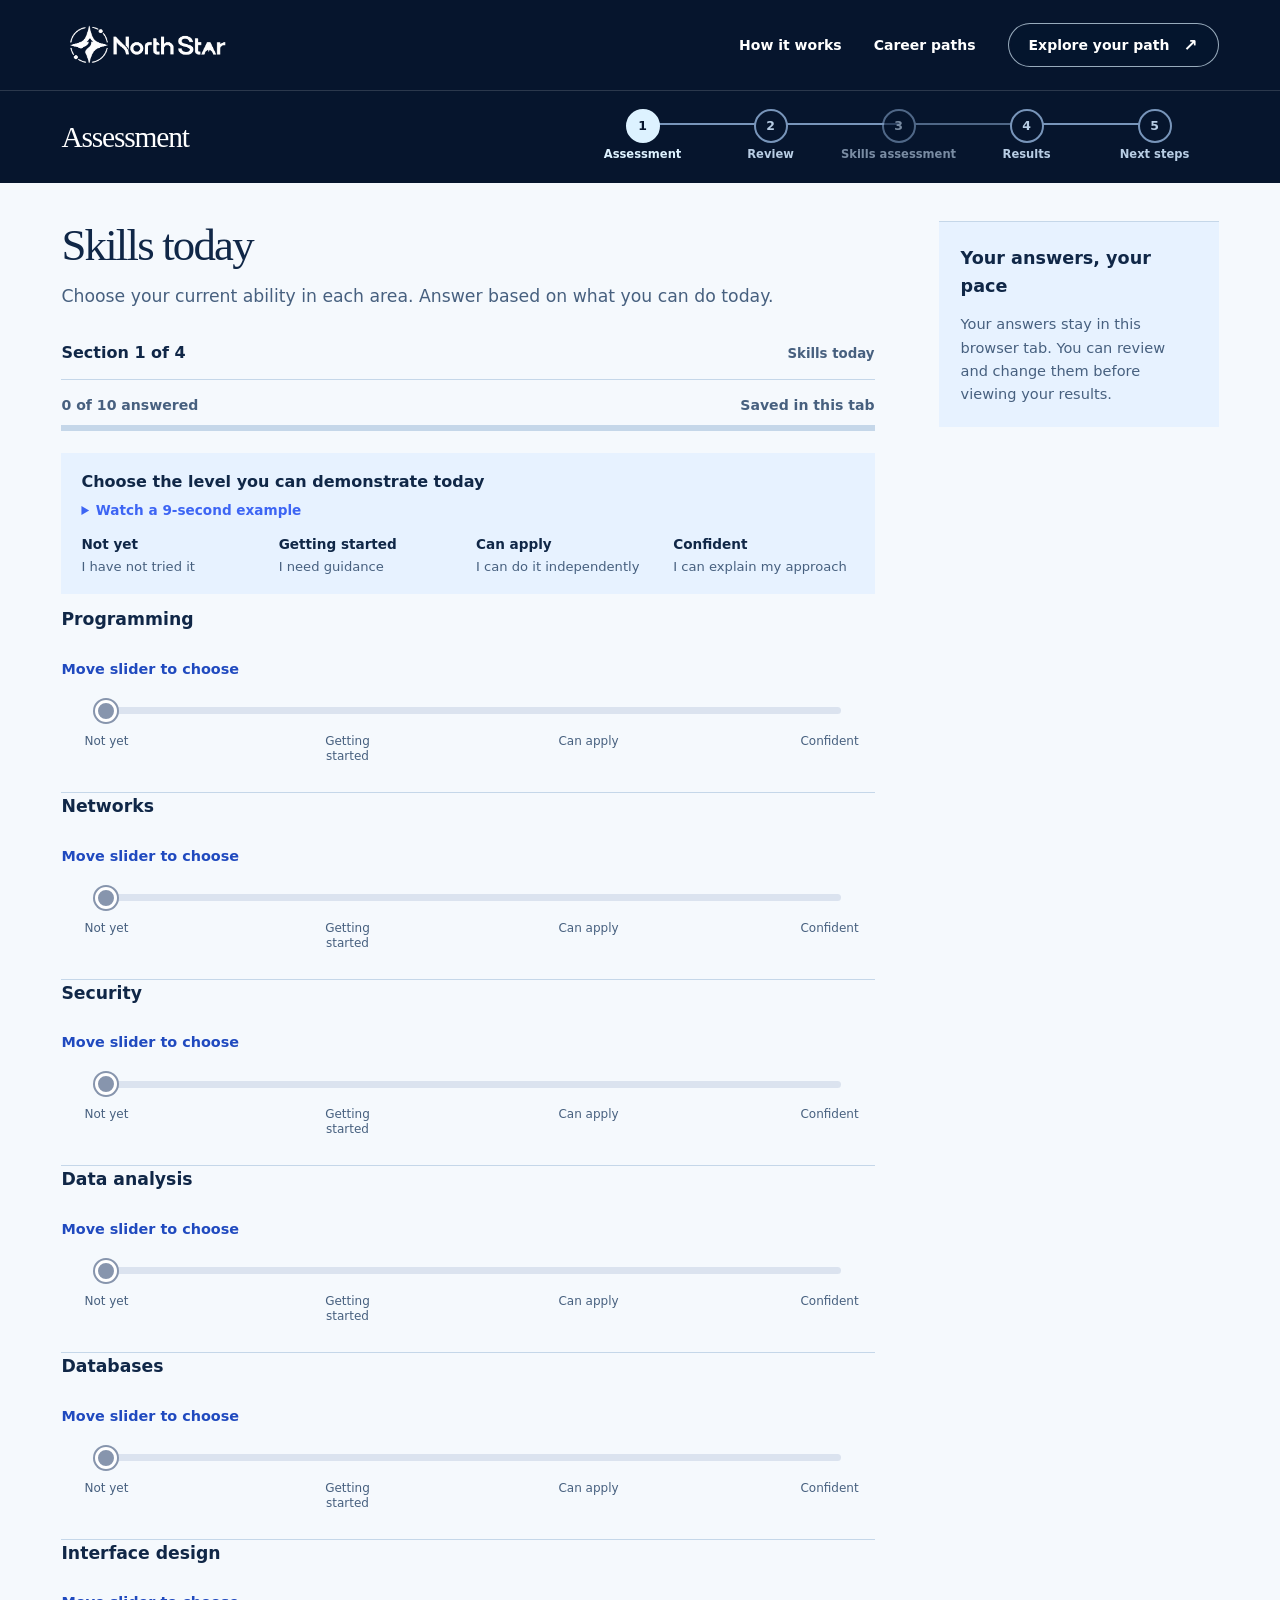
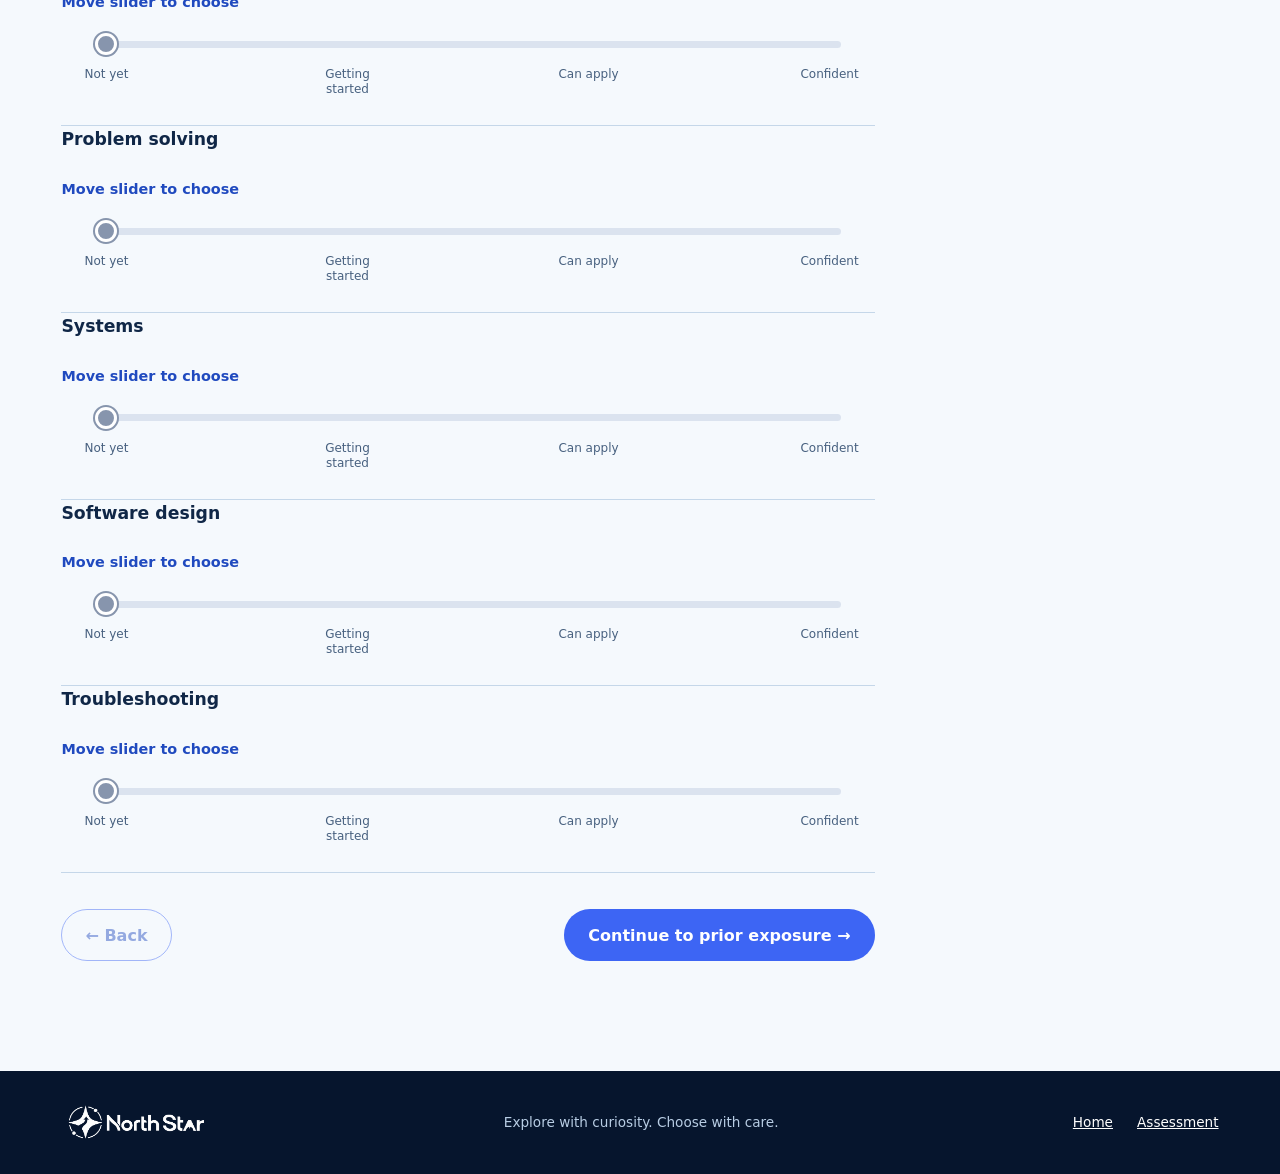
<file: results.html>
<!doctype html><html lang="en"><head><meta charset="utf-8"><meta name="viewport" content="width=device-width, initial-scale=1"><meta name="theme-color" content="#06152d"><title>Your results — North Star</title><meta name="description" content="Explore three IT career directions shaped by your North Star assessment."><link rel="stylesheet" href="styles/student.css"><link rel="stylesheet" href="styles/journey-header.css"></head><body data-page="results"><a class="skip" href="#main">Skip to content</a><header class="site-header"><nav class="nav container" aria-label="Main navigation"><a class="brand" href="index.html"><img src="assets/north-star-logo.png" alt="North Star" width="2048" height="687"></a><button class="nav-toggle" type="button" aria-expanded="false" aria-controls="nav-links">Menu</button><div class="nav-links" id="nav-links"><a href="index.html#how">How it works</a><a href="index.html#paths">Career paths</a><a class="button button-primary" href="assessment.html">Explore your path <span class="arrow" aria-hidden="true">↗</span></a></div></nav></header><main id="main"><section class="flow-top"><div class="container"><h1>Results</h1><p>Compare three possible directions and see how your responses shaped the order.</p><div class="flow-nav" aria-label="Progress"><a href="assessment.html">Assessment</a><a href="review.html">Review</a><span class="active">Results</span><span>Next steps</span></div></div></section><div class="container layout"><section class="main-panel" aria-labelledby="page-heading"><h2 class="page-title" id="page-heading">Your paths to explore</h2><p class="lede">Compare three possible directions and see how your responses shaped the order.</p><div id="results-content"></div></section><aside class="sidebar"><h2>Read this ranking carefully</h2><p>Your results reflect your self-rated skills and related experiences. Use them as a starting point for career exploration.</p></aside></div></main><footer class="footer"><div class="container footer-bottom"><a class="footer-brand" href="index.html"><img src="assets/north-star-logo.png" alt="North Star" width="2048" height="687"></a><span>Explore with curiosity. Choose with care.</span><div class="footer-links"><a href="index.html">Home</a><a href="assessment.html">Assessment</a></div></div></footer><script src="scripts/student.js" defer></script><script src="scripts/journey.js" defer></script></body></html>
</file>
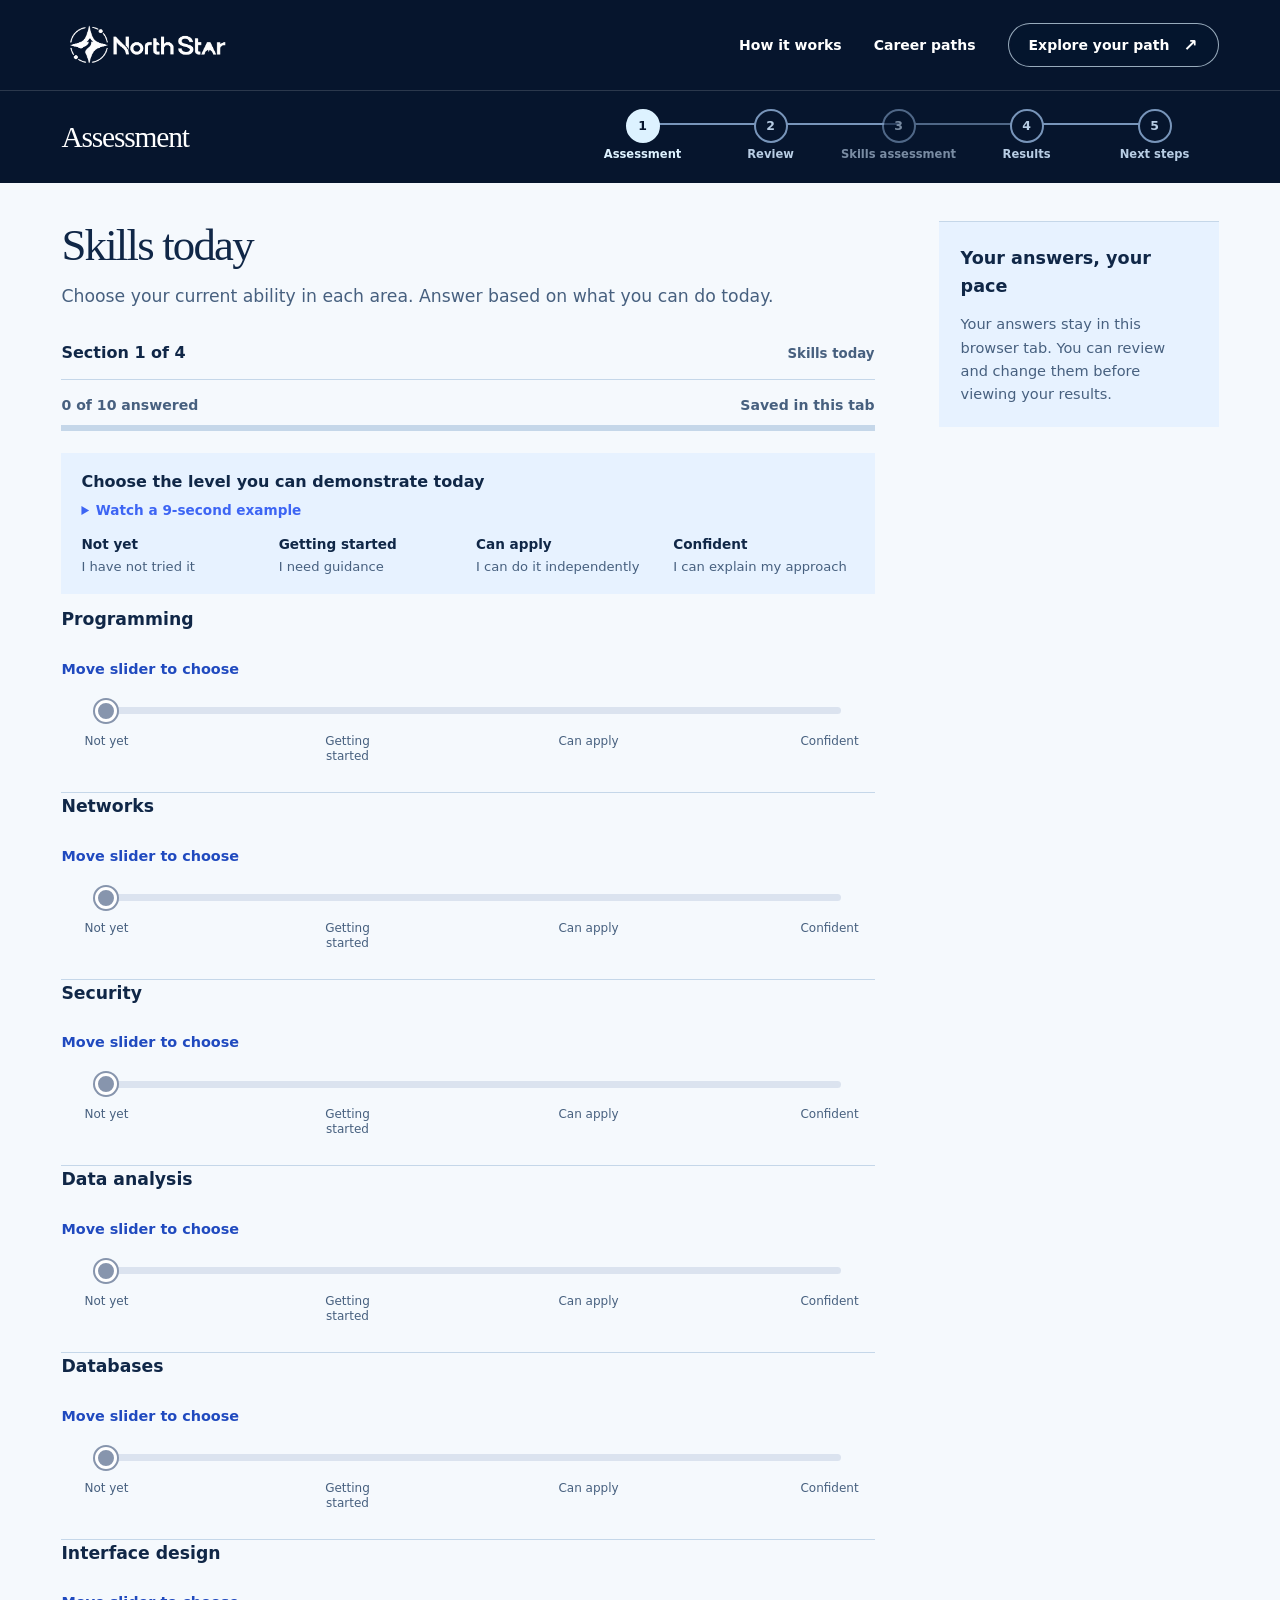
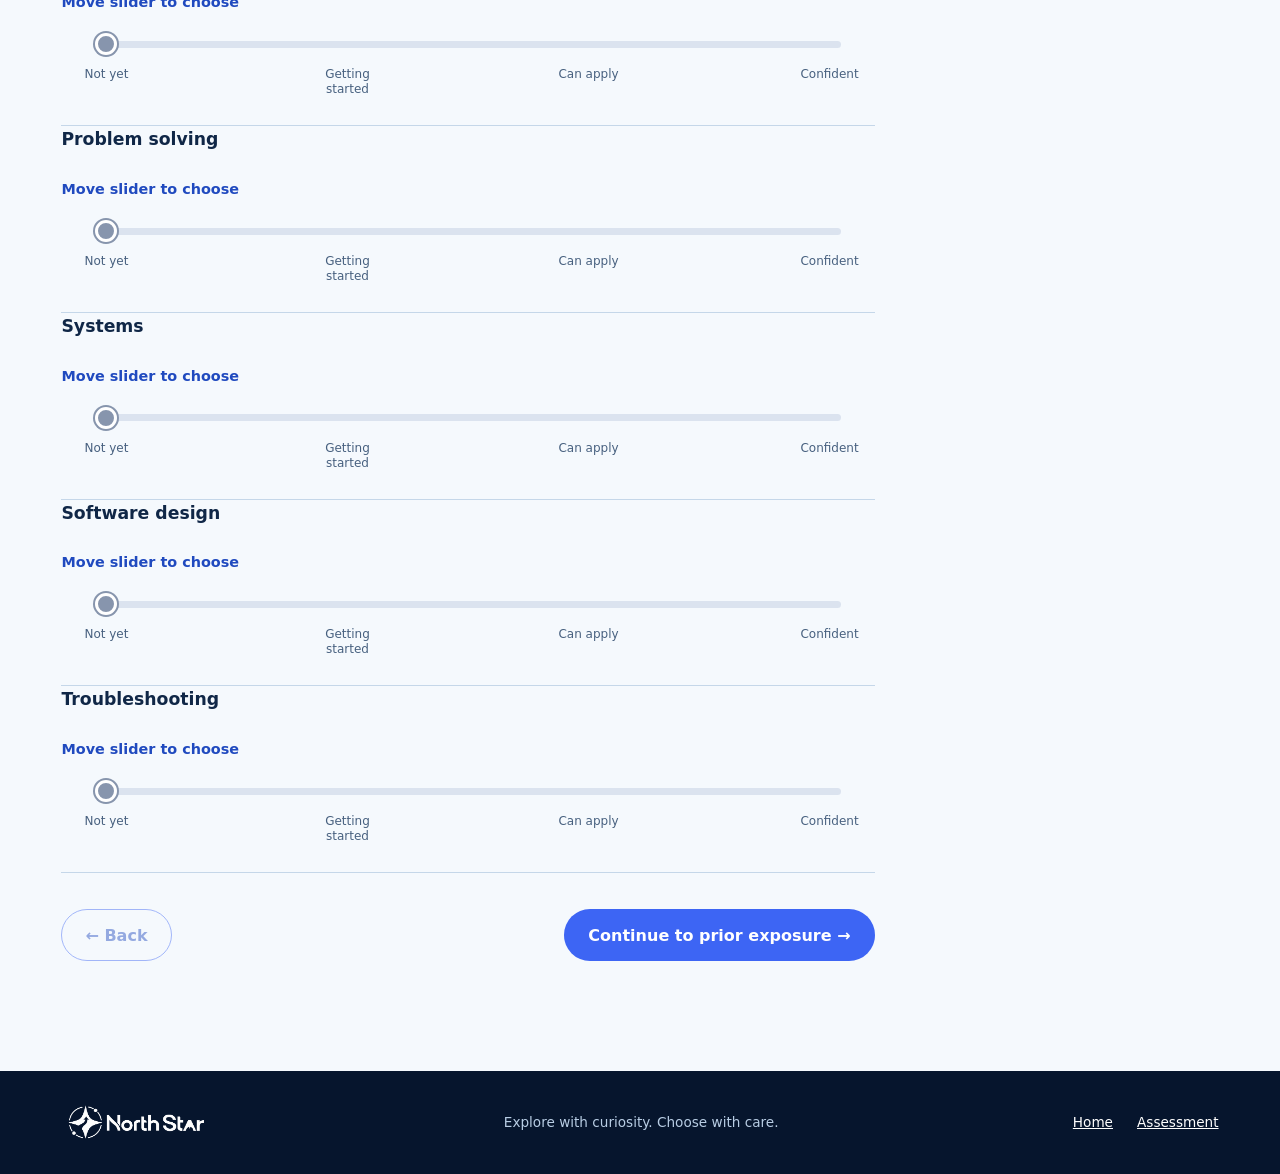
<file: review.html>
<!doctype html><html lang="en"><head><meta charset="utf-8"><meta name="viewport" content="width=device-width, initial-scale=1"><meta name="theme-color" content="#06152d"><title>Review your profile — North Star</title><meta name="description" content="Review your North Star answers before moving to the skills assessment."><link rel="stylesheet" href="styles/student.css"><link rel="stylesheet" href="styles/journey-header.css"></head><body data-page="review"><a class="skip" href="#main">Skip to content</a><header class="site-header"><nav class="nav container" aria-label="Main navigation"><a class="brand" href="index.html"><img src="assets/north-star-logo.png" alt="North Star" width="2048" height="687"></a><button class="nav-toggle" type="button" aria-expanded="false" aria-controls="nav-links">Menu</button><div class="nav-links" id="nav-links"><a href="index.html#how">How it works</a><a href="index.html#paths">Career paths</a><a class="button button-primary" href="assessment.html">Explore your path <span class="arrow" aria-hidden="true">↗</span></a></div></nav></header><main id="main"><section class="flow-top"><div class="container"><h1>Review</h1><p>Review your answers and return to any section you want to change.</p><div class="flow-nav" aria-label="Progress"><a href="assessment.html">Assessment</a><span class="active">Review</span><span>Results</span><span>Next steps</span></div></div></section><div class="container layout"><section class="main-panel" aria-labelledby="page-heading"><h2 class="page-title" id="page-heading">Review your profile</h2><p class="lede">Review your answers and return to any section you want to change.</p><div id="review-content"></div></section><aside class="sidebar review-sidebar" aria-label="Before you continue"><p class="sidebar-label">Up next</p><h2>Skills assessment</h2><p>50 knowledge questions, 6 written scenarios, and 1 coding task. Your work stays in this browser tab.</p><div class="sidebar-divider" aria-hidden="true"></div><p class="sidebar-label">How your profile is used</p><p>Skill ratings and completed experiences shape your path ranking. Interests and work style add context.</p></aside></div></main><footer class="footer"><div class="container footer-bottom"><a class="footer-brand" href="index.html"><img src="assets/north-star-logo.png" alt="North Star" width="2048" height="687"></a><span>Explore with curiosity. Choose with care.</span><div class="footer-links"><a href="index.html">Home</a><a href="assessment.html">Assessment</a></div></div></footer><script src="scripts/student.js" defer></script><script src="scripts/journey.js" defer></script></body></html>
</file>
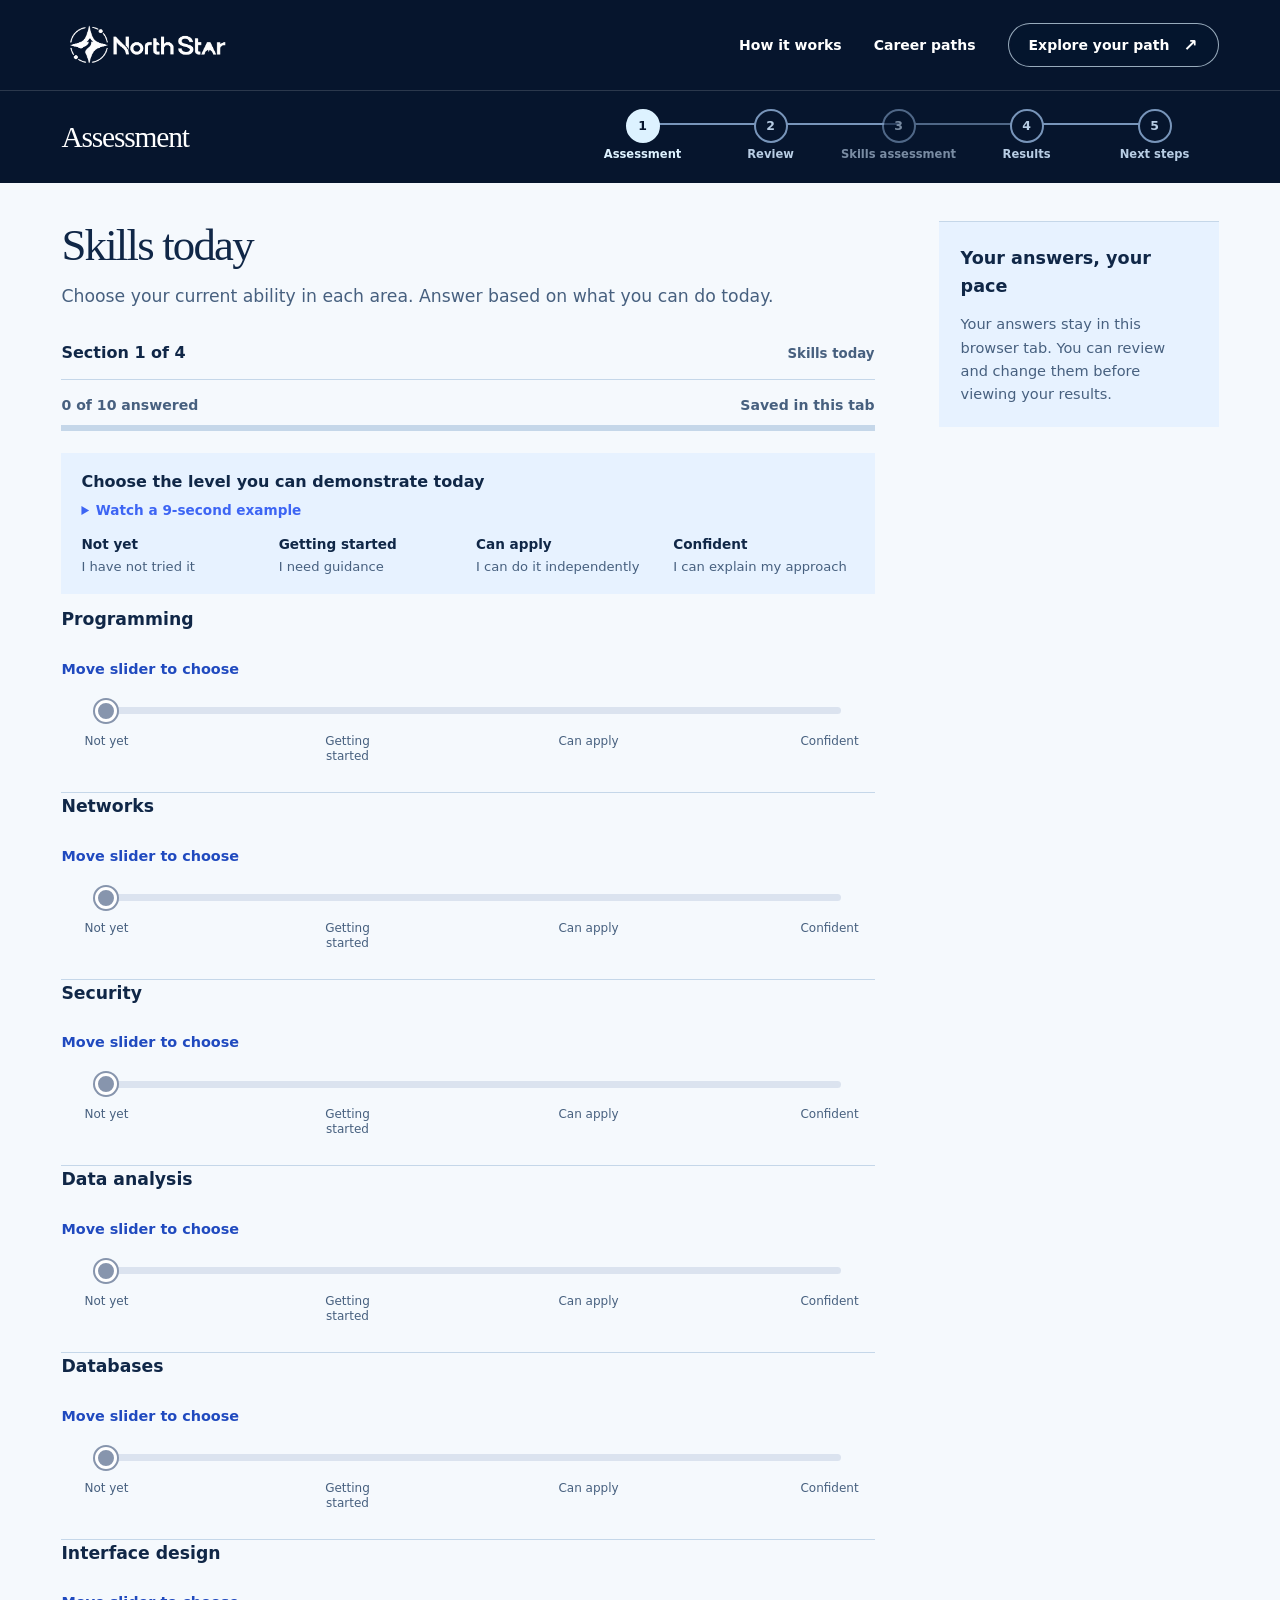
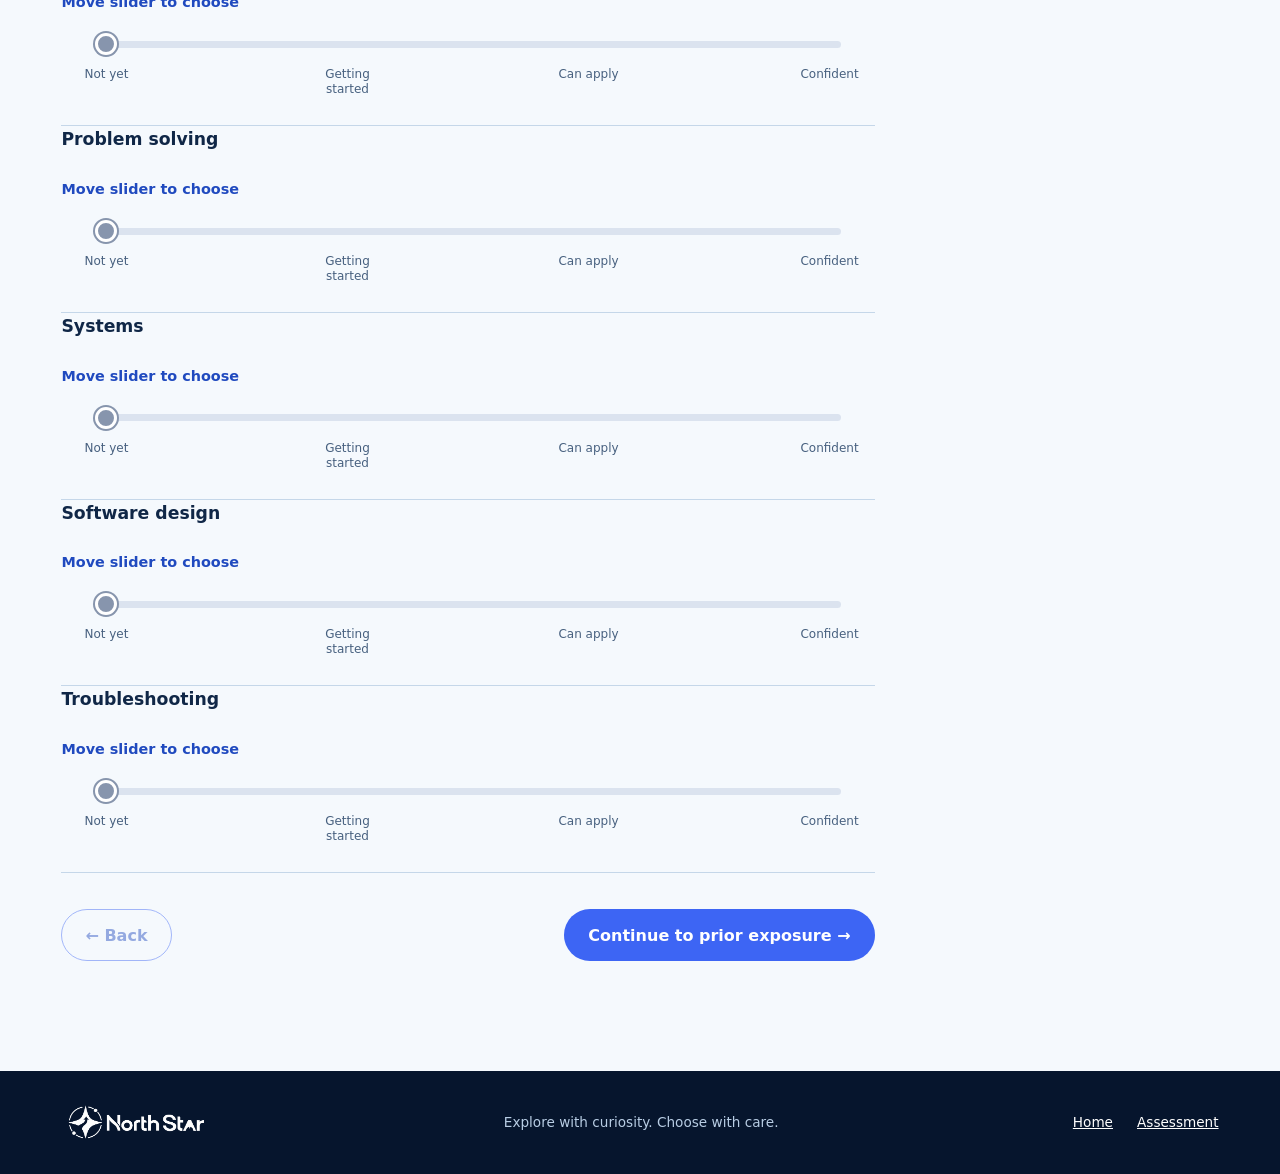
<file: skills-assessment.html>
<!doctype html>
<html lang="en">
<head>
  <meta charset="utf-8">
  <meta name="viewport" content="width=device-width, initial-scale=1">
  <meta name="theme-color" content="#06152d">
  <title>Skills assessment — North Star</title><meta name="description" content="Answer IT knowledge questions and practical tasks as part of your North Star assessment.">
  <link rel="stylesheet" href="styles/student.css">
  <link rel="stylesheet" href="styles/skills-assessment.css">
  <link rel="stylesheet" href="styles/journey-header.css">
</head>
<body>
  <a href="#main" class="skip">Skip to content</a>
  <header class="site-header"><nav class="nav container" aria-label="Main navigation"><a class="brand" href="index.html"><img src="assets/north-star-logo.png" alt="North Star" width="2048" height="687"></a><button class="nav-toggle" type="button" aria-expanded="false" aria-controls="nav-links">Menu</button><div class="nav-links" id="nav-links"><a href="index.html#how">How it works</a><a href="index.html#paths">Career paths</a><a class="button button-primary" href="assessment.html">Explore your path <span class="arrow" aria-hidden="true">↗</span></a></div></nav></header>
  <main id="main">
    <section class="flow-top"><div class="container"><h1>Skills assessment</h1><div class="flow-nav" aria-label="Progress"><a href="assessment.html">Assessment</a><a href="review.html">Review</a><span class="active" aria-current="step">Skills assessment</span><a href="results.html">Results</a><a href="next-steps.html">Next steps</a></div></div></section>
    <div class="container layout"><section class="main-panel" aria-labelledby="page-heading"><h2 class="page-title" id="page-heading">Your skills assessment</h2><div class="notice"><p>50 knowledge questions, 6 written scenarios, and 1 coding task. Complete each step to continue. Work is saved in this tab; closing it may clear your answers. Avoid personal details in written responses.</p></div>
    <div class="assessment-stage" aria-live="polite"><div class="assessment-stage-heading"><p id="stage-label">Loading assessment…</p><span id="stage-count"></span></div><div class="assessment-track" role="progressbar" aria-label="Skills assessment progress" aria-valuemin="0" aria-valuemax="58" aria-valuenow="0"><div id="stage-fill"></div></div></div>
    <div class="stage-shortcuts" id="stage-shortcuts" hidden><details id="stage-review-menu"><summary>Review earlier answers</summary><div class="stage-shortcuts-picker"><label for="stage-jump">Completed step</label><select id="stage-jump"></select><button type="button" id="stage-jump-go">Go to answer</button></div></details><button type="button" id="stage-return" hidden></button><p id="stage-return-hint" role="status" hidden>Finish this answer before returning.</p></div>
    <form id="pilot-form">
      <section aria-labelledby="quiz-heading">
        <h2 id="quiz-heading">Knowledge questions</h2>
        <p>Choose the best answer to continue.</p>
        <p id="quiz-progress" role="status">Loading questions…</p>
        <div id="quiz"></div>
      </section>
      <section aria-labelledby="tasks-heading">
        <h2 id="tasks-heading">Practical scenarios</h2>
        <p>Explain your reasoning in your own words. You do not need to write code or use external tools.</p>
        <div id="tasks"></div>
      </section>
      <section aria-labelledby="coding-heading">
        <h2 id="coding-heading">JavaScript coding task</h2>
        <p>Write a function named <code>larger(a, b)</code> that returns the larger number. If the numbers are equal, return that number. Edit the starter code, then run the sample checks. You can retry as often as you like.</p>
        <label for="code-editor">Your JavaScript code</label>
        <textarea class="code" id="code-editor" spellcheck="false" autocapitalize="off" autocomplete="off" autocorrect="off"></textarea>
        <div class="actions">
          <button type="button" id="run-code">Run sample checks</button>
          <button type="button" class="secondary" id="reset-code">Reset starter code</button>
        </div>
        <p id="code-status" role="status" aria-live="polite"></p>
        <pre id="code-output" aria-label="Sample check results">Run your code to see sample results.</pre>
        <p class="muted">The sample checks show whether your code produced the expected outputs. Your code is saved in this tab.</p>
      </section>
      <section aria-labelledby="feedback-heading">
        <h2 id="feedback-heading">Assessment feedback</h2>
        <label for="unclear">Which question or task was unclear? Include its ID if possible.</label>
        <textarea class="short" id="unclear"></textarea>
        <label for="feedback">What would make this assessment easier to understand or complete?</label>
        <textarea class="short" id="feedback"></textarea>
      </section>
      <section aria-labelledby="evidence-heading">
        <h2 id="evidence-heading">Review your saved work</h2>
        <p>Check what this browser tab has saved before downloading your responses. You can return to any part above and edit it.</p>
        <ul id="evidence-summary"></ul>
        <p class="muted">This summary shows what was saved. Your career ranking is currently based on your profile answers and completed experiences.</p>
      </section>
      <div class="actions">
        <button type="button" id="view-feedback">See my skill results</button>
        <button type="button" class="secondary" id="download">Download my responses</button>
      </div>
      <p class="muted">Downloading is optional. The file contains your responses and an anonymous code. Share it only if you choose to.</p>
      <section id="practice-feedback" aria-labelledby="practice-feedback-heading" hidden tabindex="-1">
        <h2 id="practice-feedback-heading">Your skill results</h2>
        <p id="feedback-overview"></p>
        <ul class="result-grid" id="domain-feedback"></ul>
        <p id="written-feedback"></p>
        <p id="coding-feedback"></p>
        <p class="muted">These are correct-answer counts for the current questions. Written scenarios need human review. Your career ranking currently uses your profile ratings and completed experiences.</p>
      </section>
      <div class="actions"><a class="button-link" href="review.html">← Review profile</a><a class="button-link" href="results.html">Continue to career results →</a></div>
      <div class="assessment-pager" id="assessment-pager"><button type="button" class="secondary" id="stage-back">← Back</button><button type="button" id="stage-next">Continue →</button></div>
    </form>
    </section><aside class="sidebar"><h2>Your answers, your pace</h2><p>Your answers are saved in this browser tab as you go. Written scenarios need human review before receiving a score.</p></aside></div>
  </main>
  <footer class="footer"><div class="container footer-bottom"><a class="footer-brand" href="index.html"><img src="assets/north-star-logo.png" alt="North Star" width="2048" height="687"></a><span>Explore with curiosity. Choose with care.</span><div class="footer-links"><a href="index.html">Home</a><a href="assessment.html">Assessment</a></div></div></footer>
  <script defer src="scripts/skills-assessment.js" onerror="document.getElementById('quiz-progress').textContent='Questions could not load. Refresh this page or open it from the local server.'"></script>
  <script defer src="scripts/skills-navigation.js"></script><script defer src="scripts/journey.js"></script>
</body>
</html>
</file>
<file: styles/student.css>
:root{--ink:#102747;--dark:#06152d;--paper:#f5f9fd;--white:#fff;--teal:#315ce0;--teal-dark:#204abf;--muted:#47607f;--line:#c5d7e9;--pale:#e7f2ff;--lime:#ddf2ff;--error:#a62f35;--gutter:clamp(20px,5vw,76px)}
*{box-sizing:border-box}html{scroll-behavior:smooth}body{margin:0;background:var(--paper);color:var(--ink);font:16px/1.6 system-ui,-apple-system,"Segoe UI",sans-serif}button,input{font:inherit}a{color:inherit}button{cursor:pointer}::selection{background:var(--lime);color:var(--dark)}:focus-visible{outline:3px solid var(--teal);outline-offset:3px}.skip{position:absolute;top:-70px;left:12px;background:var(--lime);padding:10px;z-index:10}.skip:focus{top:12px}.container{width:min(100% - 2*var(--gutter),1200px);margin:auto}.site-header{background:var(--dark);color:white}.nav{min-height:82px;display:flex;align-items:center;justify-content:space-between;gap:20px}.brand{font:850 1.55rem/1 "Avenir Next","Trebuchet MS",sans-serif;letter-spacing:-.035em;text-decoration:none}.brand span{color:var(--lime)}.nav-links{display:flex;align-items:center;gap:24px}.nav-links a{text-decoration:none;font-weight:700}.nav-links a:hover{text-decoration:underline;text-underline-offset:5px}.nav-toggle{display:none;background:none;border:1px solid #fff8;color:white;padding:10px 14px;border-radius:8px}.button{display:inline-flex;align-items:center;justify-content:center;gap:14px;min-height:52px;padding:12px 23px;border:1px solid transparent;border-radius:100px;text-decoration:none;font-weight:800;line-height:1.2}.button-primary{background:var(--lime);color:var(--dark)}.button-dark{background:var(--dark);color:white}.button-outline{background:transparent;border-color:var(--dark);color:var(--dark)}.button:disabled{opacity:.45;cursor:not-allowed}.flow-top{background:var(--dark);color:white;padding:60px 0 84px}.flow-top h1{font:800 clamp(2.7rem,5.5vw,5.4rem)/1.02 "Avenir Next","Trebuchet MS",sans-serif;letter-spacing:-.035em;max-width:900px;margin:0 0 20px;text-wrap:balance}.flow-top p{color:#b8cde4;max-width:66ch;font-size:1.15rem;margin:0}.flow-label{display:inline-block;color:var(--lime);font-size:.78rem;font-weight:800;letter-spacing:.12em;text-transform:uppercase;margin-bottom:20px}.flow-nav{display:flex;gap:10px;flex-wrap:wrap;margin-top:34px}.flow-nav span,.flow-nav a{font-size:.8rem;text-decoration:none;border:1px solid #ffffff70;padding:7px 14px;border-radius:100px;color:#b8cde4}.flow-nav .active{background:var(--lime);border-color:var(--lime);color:var(--dark);font-weight:800}.layout{display:grid;grid-template-columns:minmax(0,1fr) 280px;gap:clamp(30px,5vw,72px);padding:66px 0 110px}.main-panel{min-width:0}.sidebar{align-self:start;position:sticky;top:24px;border-top:1px solid var(--line);padding:22px;background:var(--pale)}.sidebar h2{font-size:1.1rem;margin:0 0 12px}.sidebar p{font-size:.91rem;color:var(--muted);margin:0}.page-title{font:800 clamp(2rem,3.3vw,3.4rem)/1.08 "Avenir Next","Trebuchet MS",sans-serif;letter-spacing:-.03em;margin:0 0 14px}.lede{color:var(--muted);font-size:1.08rem;max-width:68ch;margin:0 0 32px}.section-head{display:flex;align-items:baseline;justify-content:space-between;gap:20px;border-bottom:1px solid var(--line);padding-bottom:15px;margin:42px 0 20px}.section-head h2{font-size:1.55rem;line-height:1.2;margin:0}.section-head small{color:var(--muted);font-weight:700}.question{border:0;border-bottom:1px solid var(--line);padding:22px 0;margin:0}.question legend{font-weight:800;font-size:1.08rem;padding:0 0 14px}.choices{display:grid;grid-template-columns:repeat(4,minmax(0,1fr));gap:8px}.choices.two{grid-template-columns:repeat(2,minmax(0,1fr))}.choice{position:relative}.choice input{position:absolute;opacity:0;inset:0}.choice span{display:flex;align-items:center;min-height:54px;padding:10px 13px;background:white;border:1px solid var(--line);border-radius:8px;font-size:.9rem;font-weight:700;line-height:1.25}.choice input:checked+span{background:var(--pale);border:2px solid var(--teal-dark);padding:9px 12px}.choice input:focus-visible+span{outline:3px solid var(--teal);outline-offset:2px}.choice:hover span{border-color:var(--teal)}.check-list{display:grid;gap:8px}.check-list .choice span{min-height:58px}.actions{display:flex;justify-content:space-between;align-items:center;gap:12px;flex-wrap:wrap;margin-top:36px}.error{color:var(--error);font-weight:750;margin-top:20px}.error[hidden],[hidden]{display:none!important}.review-list{display:grid;grid-template-columns:1fr 1fr;gap:12px}.review-block,.card{background:white;padding:26px;border:1px solid var(--line)}.review-block h3,.card h3{font-size:1.28rem;margin:0 0 12px}.review-block p,.card p{color:var(--muted);margin:0}.review-block a{color:var(--teal-dark);font-weight:800;text-underline-offset:3px}.review-block ul{margin:0;padding-left:20px;color:var(--muted)}.notice{background:var(--pale);padding:18px 22px;margin:24px 0;color:var(--ink)}.notice p{margin:0}.result-hero{background:var(--dark);color:white;padding:clamp(28px,5vw,54px);margin-bottom:12px}.result-hero small{color:var(--lime);font-weight:800;text-transform:uppercase;letter-spacing:.1em}.result-hero h2{font:800 clamp(2.5rem,5vw,4.8rem)/1.05 "Avenir Next","Trebuchet MS",sans-serif;letter-spacing:-.035em;margin:16px 0}.result-hero p{color:#b8cde4;max-width:58ch}.result-grid{display:grid;grid-template-columns:1fr 1fr;gap:12px}.rank-row{display:grid;grid-template-columns:1fr auto;gap:12px;padding:15px 0;border-bottom:1px solid var(--line)}.rank-row:last-child{border:0}.rank-row strong{display:block}.rank-row small{color:var(--muted)}.rank-bar{grid-column:1/-1;height:7px;background:var(--pale)}.rank-bar i{display:block;height:100%;background:var(--teal);width:var(--w)}.tag{font-size:.75rem;font-weight:850;text-transform:uppercase;letter-spacing:.08em;color:var(--teal-dark)}.tag.gap{color:#9c3f27}.tag.partial{color:#775b13}.step-list{counter-reset:steps;list-style:none;padding:0;margin:0}.step-list li{counter-increment:steps;display:grid;grid-template-columns:32px 1fr;gap:14px;padding:16px 0;border-bottom:1px solid var(--line)}.step-list li:before{content:counter(steps,decimal-leading-zero);color:var(--teal-dark);font-weight:850}.path-tabs{display:flex;gap:8px;flex-wrap:wrap;margin:0 0 22px}.path-tabs button{border:1px solid var(--line);background:white;color:var(--ink);border-radius:100px;padding:9px 15px;font-weight:750}.path-tabs button[aria-pressed=true]{background:var(--dark);color:white}.footer{background:#06152d;color:#b8cde4;padding:34px 0;font-size:.85rem}.footer .container{display:flex;justify-content:space-between;gap:20px;flex-wrap:wrap}.footer a{color:white}
@media(max-width:900px){.layout{grid-template-columns:1fr}.sidebar{position:static}.choices{grid-template-columns:repeat(2,minmax(0,1fr))}}
@media(max-width:650px){.nav-toggle{display:block}.nav-links{display:none;position:absolute;z-index:5;top:70px;left:0;right:0;background:var(--dark);padding:20px var(--gutter);flex-direction:column;align-items:stretch}.nav-links.open{display:flex}.flow-top{padding:48px 0 60px}.layout{padding:40px 0 70px}.review-list,.result-grid{grid-template-columns:1fr}.actions .button{width:100%}.choices,.choices.two{grid-template-columns:1fr}}
@media(prefers-reduced-motion:reduce){html{scroll-behavior:auto}}
.flow-top{padding:36px 0 42px}.flow-top h1{font-size:clamp(2.5rem,4vw,3.8rem);max-width:1000px;margin-bottom:10px}.flow-top p{font-size:1rem;max-width:76ch}.flow-label{margin-bottom:12px}.flow-nav{margin-top:20px}.layout{padding-top:48px}
@media(max-width:650px){.flow-top{padding:32px 0 38px}.flow-top h1{font-size:2.45rem}.layout{padding-top:34px}}
.flow-top{padding:24px 0 28px}.flow-top h1{font-size:clamp(2rem,3vw,2.9rem);margin-bottom:8px}.flow-label{margin-bottom:8px}.flow-nav{margin-top:14px}.flow-top p{font-size:.95rem;max-width:85ch}.layout{padding-top:38px}
.answer-status{display:flex;justify-content:space-between;gap:16px;flex-wrap:wrap;font-size:.88rem;font-weight:750;color:var(--muted);margin:0 0 8px}.answer-track{height:6px;background:var(--line);margin-bottom:22px;overflow:hidden}.answer-track>div{height:100%;width:0;background:var(--teal);}
.evidence-list{list-style:none;margin:0;padding:0}.evidence-item{display:grid;grid-template-columns:34px 1fr;gap:14px;padding:18px 0;border-bottom:1px solid var(--line)}.evidence-item:last-child{border:0}.evidence-number{color:var(--teal-dark);font-weight:850}.evidence-item h4{font-size:1.08rem;line-height:1.3;margin:0 0 5px}.evidence-item p{margin:0 0 5px;color:var(--ink);font-size:.9rem}.evidence-item small{color:var(--muted)}.card.wide{grid-column:1/-1;background:var(--pale);border:0}.card.wide h3{font-size:1.5rem;line-height:1.3;margin:12px 0}
@media(max-width:650px){.flow-top{padding:20px 0 24px}.flow-top h1{font-size:2rem}.flow-top p{font-size:.9rem}.layout{padding-top:28px}.flow-nav{gap:6px}.flow-nav span,.flow-nav a{font-size:.74rem;padding:6px 10px}.card.wide{grid-column:auto}}

/* Shared North Star shell: match the landing page across the student journey. */
:root{--gutter:clamp(20px,4.8vw,76px);--ease:cubic-bezier(.2,.8,.2,1)}
html{scrollbar-color:#7895ba var(--paper)}
body{font-family:"Segoe UI Variable","Avenir Next",system-ui,sans-serif;-webkit-font-smoothing:antialiased}
button,a{touch-action:manipulation}
.nav.container,.footer .container{width:min(100% - 2*var(--gutter),1440px)}
.site-header{border-bottom:1px solid #ffffff26}
.nav{min-height:88px}
.brand{font-weight:850;letter-spacing:-.06em}
.brand-mark{color:var(--lime)}
.nav-links{gap:32px}
.nav-links a:not(.button){font-size:14px;font-weight:650}
.nav-links a:hover{text-decoration:none}
.nav-links a:not(.button):hover{color:var(--lime)}
.nav-links .button{font-weight:750}
.nav-links .button[aria-current=page]{box-shadow:inset 0 0 0 2px var(--dark)}
.button{transition:transform .22s var(--ease),background .22s var(--ease),border-color .22s var(--ease)}
.button:hover:not(:disabled){transform:translateY(-3px)}
.button-primary:hover{background:#f6faff}
.button-dark:hover{background:#12315b}
.button-outline:hover{background:#ddf2ff}
.arrow{font-size:1.2em;line-height:1}
.footer{padding:72px 0 28px}
.footer-inner{display:flex;align-items:end;justify-content:space-between;gap:32px}
.footer-inner h2{font:800 clamp(2.4rem,4.6vw,4.7rem)/1.04 "Avenir Next","Trebuchet MS",sans-serif;letter-spacing:-.035em;margin:0 0 14px}
.footer-inner p{color:#b8cde4;max-width:52ch;margin:0}
.footer-bottom{border-top:1px solid #ffffff40;margin-top:70px;padding-top:24px;color:#b8cde4}
.footer-bottom a{color:white}
.footer .button-primary{color:var(--dark)}
@media(max-width:650px){.nav-links{top:88px;gap:20px}.nav-links .button{align-self:start}.footer{padding-top:52px}.footer-inner{align-items:start;flex-direction:column}.footer-bottom{margin-top:52px}}

/* Assessment clarity and error recovery. */
.scale-guide{background:var(--pale);padding:18px 20px;margin-bottom:12px}
.assessment-section-head{margin:18px 0 14px}
.assessment-section-head h2{font-size:1rem}
.scale-guide strong{display:block;line-height:1.35}
.skill-demo{margin-top:8px}
.skill-demo summary{width:max-content;max-width:100%;color:var(--cobalt);font-size:.85rem;font-weight:750;cursor:pointer}
.skill-demo summary:focus-visible{outline:3px solid var(--teal);outline-offset:3px}
.skill-demo figure{margin:12px 0 0}
.skill-demo video{display:block;width:100%;max-width:620px;height:auto;border-radius:10px;background:white}
.skill-demo figcaption{margin-top:8px;color:var(--muted);font-size:.82rem;line-height:1.4}
.scale-guide dl{display:grid;grid-template-columns:repeat(4,minmax(0,1fr));gap:16px;margin:14px 0 0}
.scale-guide dt{color:var(--ink);font-size:.85rem;font-weight:800;line-height:1.3}
.scale-guide dd{margin:4px 0 0;color:var(--muted);font-size:.82rem;line-height:1.4}
.question.needs-answer legend{color:var(--error)}
.question-error{color:var(--error);font-size:.88rem;font-weight:750;margin:10px 0 0}
.skill-slider-question{position:relative;padding:20px 0 26px}
.skill-slider-question legend{padding-bottom:4px}
.skill-slider-value{display:block;color:var(--teal-dark);font-size:.9rem;font-weight:800;margin-bottom:14px}
.skill-slider{display:block;width:calc(100% - 68px);height:32px;margin:0 34px;appearance:none;-webkit-appearance:none;background:transparent;cursor:pointer}
.skill-slider::-webkit-slider-runnable-track{height:7px;border-radius:99px;background:linear-gradient(to right,var(--cobalt) var(--slider-fill),#dbe3ef var(--slider-fill))}
.skill-slider::-moz-range-track{height:7px;border-radius:99px;background:#dbe3ef}
.skill-slider::-moz-range-progress{height:7px;border-radius:99px;background:var(--cobalt)}
.skill-slider::-webkit-slider-thumb{appearance:none;-webkit-appearance:none;width:22px;height:22px;margin-top:-7.5px;border:3px solid white;border-radius:50%;background:var(--cobalt);box-shadow:0 0 0 2px var(--cobalt)}
.skill-slider::-moz-range-thumb{width:16px;height:16px;border:3px solid white;border-radius:50%;background:var(--cobalt);box-shadow:0 0 0 2px var(--cobalt)}
.skill-slider[data-answered="false"]::-webkit-slider-thumb{background:#8795ad;box-shadow:0 0 0 2px #8795ad}
.skill-slider[data-answered="false"]::-moz-range-thumb{background:#8795ad;box-shadow:0 0 0 2px #8795ad}
.skill-slider-labels{position:relative;height:32px;margin:7px 45px 0;color:var(--muted);font-size:.75rem;line-height:1.25}
.skill-slider-labels span{position:absolute;top:0;left:0;width:80px;transform:translateX(-50%);text-align:center}
.skill-slider-labels span:nth-child(2){left:33.333333%}
.skill-slider-labels span:nth-child(3){left:66.666667%}
.skill-slider-labels span:nth-child(4){left:100%}
.skill-slider:focus-visible{outline:3px solid var(--teal);outline-offset:3px}
.skill-summary{margin:0 0 18px}
.skill-summary>div{display:flex;justify-content:space-between;align-items:baseline;gap:16px;padding:8px 0;border-bottom:1px solid var(--line)}
.skill-summary dt{font-weight:700}.skill-summary dd{margin:0;color:var(--muted);text-align:right}

/* Put the comparison and its evidence in the first results viewport. */
.result-hero-compact{padding:26px 30px}
.result-hero-compact h2{font-size:clamp(2rem,3.4vw,3.5rem);margin:7px 0 6px}
.result-hero-compact p{margin:0}
.results-ranking{grid-row:span 1}
.score-key{font-size:.9rem;line-height:1.5;margin-bottom:8px!important}
.evidence-title{display:flex;justify-content:space-between;align-items:baseline;gap:12px}
.evidence-title strong{color:var(--teal-dark);font-size:1.1rem;white-space:nowrap}
.evidence-title strong span{font-size:.72rem;color:var(--muted)}
.context-heading{font-size:1.05rem!important;border-top:1px solid var(--line);padding-top:20px;margin-top:24px!important}
.context-line{margin-top:12px!important}
.restart-confirm{display:flex;align-items:center;gap:10px;flex-wrap:wrap;border:1px solid var(--line);background:white;padding:18px;margin-top:14px}
.restart-confirm p{flex-basis:100%;margin:0 0 4px}
.footer{padding:27px 0}
.footer-bottom{border-top:0;margin-top:0;padding-top:0;align-items:center}
.footer-links{display:flex;gap:24px}
.skill-evidence{margin-top:18px}.skill-evidence p{margin:0 0 10px;color:var(--muted)}.skill-evidence a{color:var(--teal-dark);font-weight:800;text-underline-offset:3px}

/* Give the results and practice plan room to breathe. */
body:is([data-page="results"],[data-page="next"]) .layout{grid-template-columns:minmax(0,1fr);max-width:1100px}
body:is([data-page="results"],[data-page="next"]) .sidebar{display:none}
body[data-page="results"] .result-grid{grid-template-columns:minmax(0,1.25fr) minmax(0,.75fr);gap:16px}
.ranking-context{margin:0 0 16px;color:var(--muted);max-width:75ch}
.evidence-item{grid-template-columns:76px minmax(0,1fr);gap:12px}
.evidence-number{font-size:.81rem;line-height:1.3;padding-top:3px}
.evidence-title{align-items:flex-start;margin-bottom:10px}
.evidence-title h4{margin:0}
.evidence-score{flex:0 0 auto;text-align:right;line-height:1.15}
.evidence-score small{display:block;font-size:.7rem;color:var(--muted);font-weight:700}
.evidence-score strong{display:block;margin-top:3px}
.evidence-skills{display:flex;flex-wrap:wrap;gap:6px;margin-bottom:8px}
.evidence-skills span{padding:4px 7px;background:var(--pale);color:var(--ink);font-size:.77rem;line-height:1.3}
.score-method{border-top:1px solid var(--line);padding-top:16px;margin-top:12px}
.score-method summary{width:max-content;max-width:100%;color:var(--teal-dark);font-weight:750;cursor:pointer}
.score-method summary:focus-visible{outline:3px solid var(--teal);outline-offset:3px}
.score-method p{margin:10px 0 0;font-size:.9rem}
.practice-card h3{max-width:44ch}
.practice-reason{font-size:.9rem}
.practice-meta{display:grid;grid-template-columns:minmax(0,.6fr) minmax(0,1.4fr);gap:20px;border-block:1px solid var(--line);padding:18px 0;margin:20px 0}
.practice-meta span{display:block;color:var(--muted);font-size:.77rem;font-weight:800;text-transform:uppercase;letter-spacing:.05em}
.practice-meta strong{display:block;margin-top:4px;line-height:1.4}
.practice-done h4{margin:0 0 8px;font-size:1rem}
.practice-done ul{margin:0;padding-left:20px;color:var(--ink)}
.practice-done li+li{margin-top:5px}
@media(max-width:800px){body[data-page="results"] .result-grid{grid-template-columns:1fr}}
@media(max-width:650px){.evidence-item{grid-template-columns:64px minmax(0,1fr)}.practice-meta{grid-template-columns:1fr;gap:14px}}

/* A labeled five-segment progress bar shared by every student page. */
.flow-nav{counter-reset:journey-step;display:grid;grid-template-columns:repeat(5,minmax(0,1fr));gap:0;max-width:900px;margin-top:22px}
.flow-nav span,.flow-nav a{counter-increment:journey-step;position:relative;display:flex;flex-direction:column;align-items:center;justify-content:flex-start;gap:9px;min-width:0;min-height:76px;padding:0 5px;border:0;border-radius:0;background:transparent;color:#b8cde4;font-size:.82rem;font-weight:700;line-height:1.2;text-align:center;white-space:normal}
.flow-nav span::before,.flow-nav a::before{content:counter(journey-step);position:relative;z-index:1;display:grid;place-items:center;flex:none;width:38px;height:38px;border:2px solid #7895ba;border-radius:50%;background:var(--dark);color:#b8cde4;font-size:.95rem;font-weight:800}
.flow-nav span::after,.flow-nav a::after{content:"";position:absolute;top:18px;left:50%;width:100%;height:2px;background:#7895ba}
.flow-nav > :last-child::after{display:none}
.flow-nav .completed::before{content:"✓";border-color:var(--lime);background:var(--lime);color:var(--dark)}
.flow-nav .completed::after{background:var(--lime)}
.flow-nav .active{background:transparent;border:0;border-radius:0;color:var(--lime);font-weight:850}
.flow-nav .active::before{border-color:var(--lime);background:var(--lime);color:var(--dark)}
.flow-nav a:hover{background:transparent;color:white}
.flow-nav a:hover::before{border-color:white}
.flow-nav a:focus-visible{outline:3px solid var(--lime);outline-offset:3px}
@media(max-width:650px){.flow-nav{display:grid;grid-template-columns:repeat(5,minmax(0,1fr));gap:0;max-width:100%;overflow:visible}.flow-nav span,.flow-nav a{min-height:76px;padding:0 2px;font-size:.64rem;line-height:1.15}.flow-nav span::before,.flow-nav a::before{width:34px;height:34px;font-size:.85rem}.flow-nav span::after,.flow-nav a::after{top:16px}}

@media(max-width:650px){
  .scale-guide{padding:15px 16px}
  .scale-guide dl{grid-template-columns:repeat(2,minmax(0,1fr));gap:14px 18px}
  .choices,.choices.two{grid-template-columns:repeat(2,minmax(0,1fr))}
  .question{padding:18px 0}
  .choice span{min-height:48px}
  .result-hero-compact{padding:23px}
  .result-hero-compact h2{font-size:2rem}
  .restart-confirm .button{width:100%}
  .footer{padding:24px 0}
  .footer-bottom{margin-top:0}
}


.brand{display:inline-flex;align-items:center;background:transparent;padding:0;flex:none}.brand img{display:block;width:160px;height:auto;filter:brightness(0) invert(1)}.nav-links .button-primary{background:var(--lime)}@media(max-width:650px){.brand img{width:130px}}

.flow-nav .active.completed::before{content:'✓'}.flow-nav [aria-disabled='true']{cursor:not-allowed;opacity:.65}

/* Shared North Star typography, actions, and page chrome. */
:root{--cobalt:#3d65f4}
.nav{min-height:90px}.brand img{width:170px}
.nav-links .button-primary{min-height:44px;padding:10px 20px;border-color:rgba(221,242,255,.68);background:rgba(5,22,48,.38);color:var(--white);font-size:14px;font-weight:700}.nav-links .button-primary:hover{background:rgba(65,108,255,.36)}
.flow-top h1,.page-title,.result-hero h2{font-family:Georgia,'Times New Roman',serif;font-weight:400;letter-spacing:-.04em}.flow-top h1{font-size:clamp(2.3rem,4vw,3.6rem);line-height:1.08;max-width:1000px}.page-title{font-size:clamp(2.2rem,3.5vw,3.6rem)}
.button-dark{background:var(--cobalt)}.button-dark:hover{background:#2d59ed}.button-outline{border-color:var(--cobalt);color:#204abf}
.footer-brand{display:inline-flex;align-items:center}.footer-brand img{display:block;width:148px;height:auto;filter:brightness(0) invert(1)}.footer-bottom{gap:24px;align-items:center}
@media(max-width:650px){.nav{min-height:76px}.brand img{width:128px}.nav-links{top:76px}.flow-top h1{font-size:clamp(2.2rem,8vw,3rem)}.footer-brand img{width:128px}}

/* Keep the full journey readable and its controls usable on small screens. */
.flow-top p{max-width:68ch}
.path-tabs button{min-height:44px}
.review-block a{display:inline-block;padding-block:8px}
.choice span{transition:background-color .18s ease-out,border-color .18s ease-out}
.choice input:checked+span{box-shadow:inset 0 0 0 1px var(--teal-dark)}
.nav-toggle:focus-visible,.button:focus-visible,.path-tabs button:focus-visible{outline:3px solid var(--teal);outline-offset:4px}
.site-header .nav-toggle:focus-visible{outline-color:var(--lime)}
.button:active:not(:disabled){transform:translateY(0)}
.footer-links a{display:inline-flex;align-items:center;min-height:44px}
@media(max-width:650px){
  .flow-top p{font-size:1rem}
  .flow-nav span,.flow-nav a{font-size:.72rem;line-height:1.2;min-height:86px}
  .flow-nav span::before,.flow-nav a::before{width:38px;height:38px}
  .flow-nav span::after,.flow-nav a::after{top:18px}
  .result-grid,.review-list{gap:16px}
}
@media(max-width:360px){.flow-nav span,.flow-nav a{font-size:.7rem}}
@media(prefers-reduced-motion:reduce){.button,.choice span{transition:none}}

/* Optional prior experience is a checklist, not a required progress task. */
.check-list{grid-template-columns:repeat(2,minmax(0,1fr));gap:12px;margin-top:20px}
.exposure-option{display:flex;align-items:center;gap:14px;min-height:82px;padding:18px;border:1px solid var(--line);border-radius:10px;background:white;font-size:.94rem;font-weight:750;line-height:1.4;cursor:pointer;transition:border-color .2s ease,background-color .2s ease}
.exposure-option input{flex:0 0 auto;width:21px;height:21px;margin:0;accent-color:var(--cobalt);cursor:pointer}
.exposure-option:hover{border-color:var(--cobalt)}
.exposure-option:has(input:checked){border-color:var(--cobalt);background:#eef3ff}
.exposure-option:has(input:focus-visible){outline:3px solid var(--teal);outline-offset:2px}
.exposure-option.just-changed{animation:exposure-select .32s ease-out}
.exposure-option.just-changed input{animation:exposure-check .32s ease-out}
#answered-count.just-changed{animation:exposure-count .32s ease-out}
@keyframes exposure-select{50%{box-shadow:0 0 0 4px rgba(61,101,244,.18)}}
@keyframes exposure-check{50%{transform:scale(1.18)}}
@keyframes exposure-count{50%{color:var(--cobalt)}}
#answered-count{display:inline-block}
@media(max-width:650px){.check-list{grid-template-columns:1fr}.exposure-option{min-height:66px;padding:14px 16px}}
@media(prefers-reduced-motion:reduce){.exposure-option{transition:none}.exposure-option.just-changed,.exposure-option.just-changed input,#answered-count.just-changed{animation:none}}

/* Interest ratings read as one four-point scale instead of separate cards. */
.interest-form .question{padding:17px 0 20px}
.interest-form .question legend{padding:0 0 11px;font-size:1rem}
.interest-form .choices{gap:0;border:1px solid var(--line);border-radius:10px;overflow:hidden;background:white}
.interest-form .choice span{justify-content:center;min-height:54px;padding:10px 12px;border:0;border-radius:0;background:transparent;text-align:center;font-size:.86rem;line-height:1.25}
.interest-form .choice+.choice span{border-left:1px solid var(--line)}
.interest-form .choice:hover span{background:var(--pale)}
.interest-form .choice input:checked+span,.interest-form .choice input:checked+span:hover{padding:10px 12px;border:0;background:var(--cobalt);box-shadow:none;color:white}
.interest-form .choice input:focus-visible+span{outline:3px solid var(--teal);outline-offset:-3px}
@media(max-width:650px){.interest-form .choice:nth-child(3) span{border-left:0;border-top:1px solid var(--line)}.interest-form .choice:nth-child(4) span{border-top:1px solid var(--line)}.interest-form .choice span{min-height:52px;font-size:.84rem}}

/* Work style keeps each pair separate and makes the selected answer easy to scan. */
.work-style-step .assessment-section-head{border:0;padding-bottom:0;margin-bottom:8px}
.work-style-step .assessment-section-head small{display:none}
.work-style-step .answer-track{height:4px;border-radius:99px}
.work-style-form .question{padding:17px 0 20px;border:0}
.work-style-form .question legend{padding:0 0 13px;font-size:1.04rem}
.work-style-form .choices.two{gap:12px}
.work-style-form .choice span{position:relative;justify-content:center;min-height:68px;padding:14px 44px;border:1px solid var(--line);border-radius:10px;background:white;text-align:center;font-size:.94rem;line-height:1.3}
.work-style-form .choice:hover span{border-color:var(--cobalt);background:#f7faff}
.work-style-form .choice input:checked+span,.work-style-form .choice input:checked+span:hover{padding:13px 43px;border:2px solid var(--cobalt);background:#eaf1ff;box-shadow:none;color:var(--ink)}
.work-style-form .choice input:checked+span::after{content:'';position:absolute;right:14px;top:50%;width:23px;height:23px;border-radius:50%;background:var(--cobalt);transform:translateY(-50%);pointer-events:none}
.work-style-form .choice input:checked+span::before{content:'';position:absolute;right:22px;top:50%;z-index:1;width:5px;height:9px;border-right:2px solid white;border-bottom:2px solid white;transform:translateY(-65%) rotate(45deg);pointer-events:none}
.work-style-form .choice input:focus-visible+span{outline:3px solid var(--teal);outline-offset:3px}
@media(max-width:650px){.work-style-form .choices.two{grid-template-columns:1fr;gap:10px}.work-style-form .choice span{min-height:58px;padding:12px 42px}.work-style-form .choice input:checked+span,.work-style-form .choice input:checked+span:hover{padding:11px 41px}}

/* A single review sheet keeps every answer visible without uneven card heights. */
body[data-page="review"] .layout{grid-template-columns:minmax(0,1fr) 260px;gap:clamp(28px,4vw,58px)}
body[data-page="review"] .lede{margin-bottom:28px}
body[data-page="review"] .review-sidebar{position:sticky;top:24px;padding:8px 0 0 22px;border:0;border-left:1px solid var(--line);background:transparent}
.review-sidebar .sidebar-label{margin:0 0 7px;color:var(--teal-dark);font-size:.72rem;font-weight:800;letter-spacing:.13em;text-transform:uppercase}
.review-sidebar h2{margin:0 0 8px;font:400 1.55rem/1.2 Georgia,'Times New Roman',serif;letter-spacing:-.03em}
.review-sidebar p{margin:0;color:var(--muted);font-size:.91rem;line-height:1.55}
.review-sidebar .sidebar-divider{height:1px;margin:23px 0;background:var(--line)}
.review-sheet{overflow:hidden;border:1px solid var(--line);border-radius:5px;background:#fbfdff;box-shadow:0 18px 45px rgba(6,21,45,.06)}
.review-section{padding:27px clamp(20px,3vw,36px);border-bottom:1px solid var(--line)}
.review-section-head{display:flex;align-items:baseline;justify-content:space-between;gap:18px;margin-bottom:12px}
.review-section-head h3{margin:0;font:400 clamp(1.45rem,2.2vw,1.8rem)/1.2 Georgia,'Times New Roman',serif;letter-spacing:-.035em}
.review-edit{flex:none;color:var(--teal-dark);font-weight:800;text-underline-offset:3px}
.review-edit:hover{color:var(--cobalt)}
.review-answers{display:grid;grid-template-columns:repeat(2,minmax(0,1fr));column-gap:clamp(24px,4vw,54px);margin:0}
.review-skills{grid-template-rows:repeat(5,auto);grid-auto-flow:column}
.review-interests{grid-template-rows:repeat(3,auto);grid-auto-flow:column}
.review-answers>div{display:flex;justify-content:space-between;align-items:baseline;gap:15px;min-width:0;padding:7px 0;border-bottom:1px solid #d9e5f1;font-size:.9rem;line-height:1.35}
.review-answers dt{font-weight:700}
.review-answers dd{flex:none;margin:0;color:var(--muted);text-align:right}
.review-simple-list{list-style:none;margin:0;padding:0;color:var(--muted);font-size:.95rem}
.review-simple-list li+li{margin-top:5px}
.review-sheet-footer{padding:25px clamp(20px,3vw,36px);background:#eaf3ff}
.review-sheet-footer p{margin:0 0 17px;color:var(--muted);font-size:.88rem}
.review-sheet-footer .button{display:flex;width:100%;border-radius:5px}
@media(max-width:900px){body[data-page="review"] .layout{grid-template-columns:minmax(0,1fr)}body[data-page="review"] .review-sidebar{position:static;padding:20px 0 0;border-left:0;border-top:1px solid var(--line)}}
@media(max-width:650px){.review-section{padding-block:22px}.review-answers{grid-template-columns:minmax(0,1fr);grid-template-rows:none;grid-auto-flow:row}.review-answers>div{padding:9px 0}.review-sheet-footer{padding-block:22px}}
</file>
<file: styles/journey-header.css>
/* One compact journey header across all five student-facing steps. */
.flow-top{padding:18px 0 16px}
.flow-top .container{display:grid;grid-template-columns:minmax(0,1fr) minmax(520px,640px);align-items:center;gap:24px}
.flow-top h1{margin:0;font-size:clamp(1.5rem,2.3vw,2rem);line-height:1.15}
.flow-top .container>p{display:none}
.flow-nav{width:100%;max-width:640px;margin-top:0}
.flow-nav span,.flow-nav a{min-height:58px;gap:5px;font-size:.72rem}
.flow-nav span::before,.flow-nav a::before{width:30px;height:30px;font-size:.78rem}
.flow-nav span::after,.flow-nav a::after{top:14px}
@media(max-width:900px){.flow-top .container{grid-template-columns:minmax(0,1fr);gap:10px}}
@media(max-width:650px){
  .flow-top{padding:14px 0}
  .flow-top h1{font-size:1.55rem}
  .flow-nav{margin-top:10px}
  .flow-nav span,.flow-nav a{min-height:60px;font-size:.7rem}
  .flow-nav span::before,.flow-nav a::before{width:28px;height:28px}
  .flow-nav span::after,.flow-nav a::after{top:13px}
}
</file>
<file: styles/skills-assessment.css>
.main-panel form > section { margin: 38px 0; }
.main-panel form > section:first-child { margin-top: 30px; }
.main-panel form > section > h2 { font-size: 1.55rem; line-height: 1.2; margin: 0 0 8px; }
.main-panel form > section > p { margin: 0 0 20px; color: var(--muted); }
.main-panel form > section > p[role=status] { color: var(--teal-dark); font-weight: 750; }
.assessment-stage { margin: 28px 0 0; }
.assessment-stage-heading { display: flex; justify-content: space-between; align-items: baseline; gap: 16px; margin-bottom: 12px; }
.assessment-stage p { margin: 0; color: var(--teal-dark); font-weight: 800; }
.assessment-stage-heading span { color: var(--muted); font-size: .86rem; font-weight: 750; white-space: nowrap; }
.assessment-track { height: 8px; overflow: hidden; border-radius: 99px; background: #dbe2f4; }
.assessment-track div { height: 100%; background: var(--cobalt); transform: scaleX(0); transform-origin: left; transition: transform .3s ease-out; }
.stage-shortcuts { display: flex; align-items: center; gap: 12px; flex-wrap: wrap; margin: 14px 0 0; }
.stage-shortcuts details { flex: 1 1 280px; }
.stage-shortcuts summary { width: fit-content; min-height: 44px; display: flex; align-items: center; color: #204abf; font-weight: 750; cursor: pointer; }
.stage-shortcuts summary:focus-visible,.stage-shortcuts select:focus-visible,.stage-shortcuts button:focus-visible { outline: 3px solid var(--teal); outline-offset: 3px; }
.stage-shortcuts-picker { display: grid; grid-template-columns: minmax(0,1fr) auto; gap: 8px 12px; align-items: end; margin: 6px 0 12px; }
.stage-shortcuts-picker label { grid-column: 1/-1; font-size: .85rem; font-weight: 700; }
.stage-shortcuts select { width: 100%; min-width: 0; min-height: 48px; padding: 8px 12px; border: 1px solid var(--line); border-radius: 6px; background: white; color: var(--ink); font: inherit; }
.stage-shortcuts button { min-height: 48px; padding: 9px 18px; border: 1px solid var(--cobalt); border-radius: 100px; background: var(--cobalt); color: white; font: inherit; font-weight: 800; cursor: pointer; }
.stage-shortcuts button:disabled { opacity: .5; cursor: not-allowed; }
.stage-shortcuts #stage-return { background: white; color: #204abf; }
.stage-shortcuts #stage-return-hint { flex-basis: 100%; color: var(--muted); font-size: .85rem; }
.skill-group-heading { margin: 28px 0 4px; padding-bottom: 10px; border-bottom: 1px solid var(--line); color: var(--teal-dark); font-size: 1.22rem; }
#quiz fieldset { border: 0; margin: 0; padding: 0; min-width: 0; }
#quiz legend { font-size: clamp(1.25rem,2vw,1.65rem); font-weight: 750; line-height: 1.4; padding: 0 0 24px; max-width: 100%; }
#quiz .quiz-options { display: grid; grid-template-columns: 1fr; gap: 12px; }
#quiz .option { position: relative; display: flex; align-items: center; gap: 16px; min-height: 62px; margin: 0; padding: 15px 20px; background: white; border: 1px solid #dce3ee; border-radius: 4px; font-weight: 650; line-height: 1.4; cursor: pointer; transition: border-color .18s ease,background-color .18s ease; }
#quiz .option:hover { border-color: #a8b9e4; background: #f9fbff; }
#quiz .option:has(input:checked) { border-color: var(--cobalt); background: #f8f9ff; }
#quiz .option:has(input:focus-visible) { outline: 3px solid var(--teal); outline-offset: 2px; }
#quiz input[type=radio] { flex: 0 0 auto; accent-color: var(--teal-dark); margin: 0; }
#tasks section { padding: 26px; border: 1px solid #dce3ee; background: white; box-shadow: 0 8px 30px #1027470b; }
#tasks h3 { font-size: 1.12rem; line-height: 1.3; margin: 0 0 8px; }
#tasks p { margin: 0 0 16px; max-width: 75ch; }
form label:not(.option) { display: block; font-weight: 700; margin: 16px 0 7px; }
textarea { display: block; width: 100%; min-height: 120px; padding: 13px 15px; color: var(--ink); caret-color: var(--teal-dark); background: white; border: 1px solid var(--line); border-radius: 8px; font: inherit; resize: vertical; }
textarea.short { min-height: 82px; }
textarea.code { min-height: 250px; font: 14px/1.5 ui-monospace, SFMono-Regular, Consolas, monospace; tab-size: 2; }
textarea:focus-visible { outline: 3px solid var(--teal); outline-offset: 2px; }
form .actions { justify-content: flex-start; margin: 20px 0 28px; }
form .actions button,form .button-link { display: inline-flex; align-items: center; justify-content: center; min-height: 52px; padding: 12px 23px; border: 1px solid var(--cobalt); border-radius: 100px; background: var(--cobalt); color: white; font: inherit; font-weight: 800; line-height: 1.2; text-align: center; text-decoration: none; cursor: pointer; }
form .actions button:hover,form .button-link:hover { background: #2d59ed; }
form .actions button.secondary { background: transparent; color: var(--dark); }
form .actions button.secondary:hover { background: var(--pale); }
form .actions button:disabled { opacity: .45; cursor: not-allowed; }
.assessment-pager { display: flex; justify-content: space-between; gap: 12px; margin: 30px 0 16px; }
.assessment-pager button { display: inline-flex; align-items: center; justify-content: center; min-height: 52px; padding: 12px 23px; border: 1px solid var(--cobalt); border-radius: 100px; background: var(--cobalt); color: white; font: inherit; font-weight: 800; cursor: pointer; }
.assessment-pager button:hover { background: #2d59ed; }
.assessment-pager button.secondary { background: transparent; color: var(--dark); }
.assessment-pager button.secondary:hover { background: var(--pale); }
form pre { white-space: pre-wrap; overflow-wrap: anywhere; background: var(--pale); padding: 20px; }
form .muted { color: var(--muted); }
#evidence-summary { padding-left: 20px; }
#evidence-summary li { margin: 7px 0; }
#practice-feedback { padding: 26px; background: var(--pale); }
#practice-feedback > h2 { margin-top: 0; }
#domain-feedback { display: grid; grid-template-columns: repeat(2,minmax(0,1fr)); gap: 1px 20px; list-style: none; margin: 20px 0; padding: 0; }
#domain-feedback li { border-bottom: 1px solid var(--line); padding: 10px 0; }
#domain-feedback strong { display: block; }
#domain-feedback span { color: var(--muted); font-size: .9rem; }
@media(max-width:650px){
  .main-panel form > section { margin: 30px 0; }
  #domain-feedback { grid-template-columns: 1fr; }
  form .actions button,form .button-link { width: 100%; }
  .assessment-pager button { flex: 1; }
  .assessment-pager button:only-child { flex: 0 1 auto; }
  #quiz fieldset { padding: 15px 0; }
  #quiz .quiz-options { grid-template-columns: 1fr; }
}
@media(prefers-reduced-motion:reduce){.assessment-track div{transition:none}}

/* Focused assessment layout: one question and its choices at a time. */
.flow-top { padding: 18px 0 16px; }
.flow-top .container { display: grid; grid-template-columns: minmax(0,1fr) minmax(520px,640px); align-items: center; gap: 24px; }
.flow-top h1 { font-size: clamp(1.5rem,2.3vw,2rem); margin: 0; }
.flow-top p { display: none; }
.flow-nav { width: 100%; max-width: 640px; margin-top: 0; }
.flow-nav span,.flow-nav a { min-height: 58px; gap: 5px; font-size: .72rem; }
.flow-nav span::before,.flow-nav a::before { width: 30px; height: 30px; font-size: .78rem; }
.flow-nav span::after,.flow-nav a::after { top: 14px; }
.layout { display: block; max-width: 1040px; padding-top: 28px; }
.main-panel { width: 100%; }
.layout > .sidebar { display: none; }
.main-panel > .page-title,#quiz-heading,#quiz-progress { position: absolute; width: 1px; height: 1px; overflow: hidden; clip-path: inset(50%); white-space: nowrap; }
.main-panel > .notice { margin: 0; padding: 11px 16px; border-radius: 6px; font-size: .88rem; }
.main-panel form > section:first-of-type { margin-top: 22px; }
.main-panel form > section > h2 { font-size: 1.05rem; color: var(--teal-dark); }
.main-panel form > section > p { font-size: .9rem; }
#quiz-heading,#quiz-progress { margin: 0; padding: 0; }
#quiz { padding: clamp(24px,4vw,48px); background: #f7f8fc; border-radius: 8px; }
#quiz .skill-group-heading { display: none; }
.assessment-pager { padding-top: 18px; border-top: 1px solid var(--line); }
.main-panel form > .error { margin: 16px 0 0; padding: 12px 16px; border-radius: 6px; background: #fff0f0; }
@media(max-width:650px){
  .flow-top { padding: 14px 0; }
  .flow-top .container { display: block; }
  .flow-top h1 { font-size: 1.55rem; }
  .flow-nav { margin-top: 10px; }
  .flow-nav span,.flow-nav a { min-height: 60px; font-size: .7rem; }
  .flow-nav span::before,.flow-nav a::before { width: 28px; height: 28px; }
  .flow-nav span::after,.flow-nav a::after { top: 13px; }
  .layout { padding-top: 24px; }
  #quiz { padding: 20px 16px; }
  #quiz legend { font-size: 1.18rem; }
  #quiz .option { min-height: 58px; padding: 12px 14px; }
  .assessment-stage-heading { align-items: flex-start; flex-direction: column; gap: 2px; }
  .stage-shortcuts { display: block; }
  .stage-shortcuts-picker { grid-template-columns: 1fr; }
  .stage-shortcuts #stage-return { width: 100%; margin-top: 8px; }
}
@media(min-width:651px) and (max-width:900px){
  .flow-top .container { grid-template-columns: 1fr; gap: 10px; }
}
</file>
